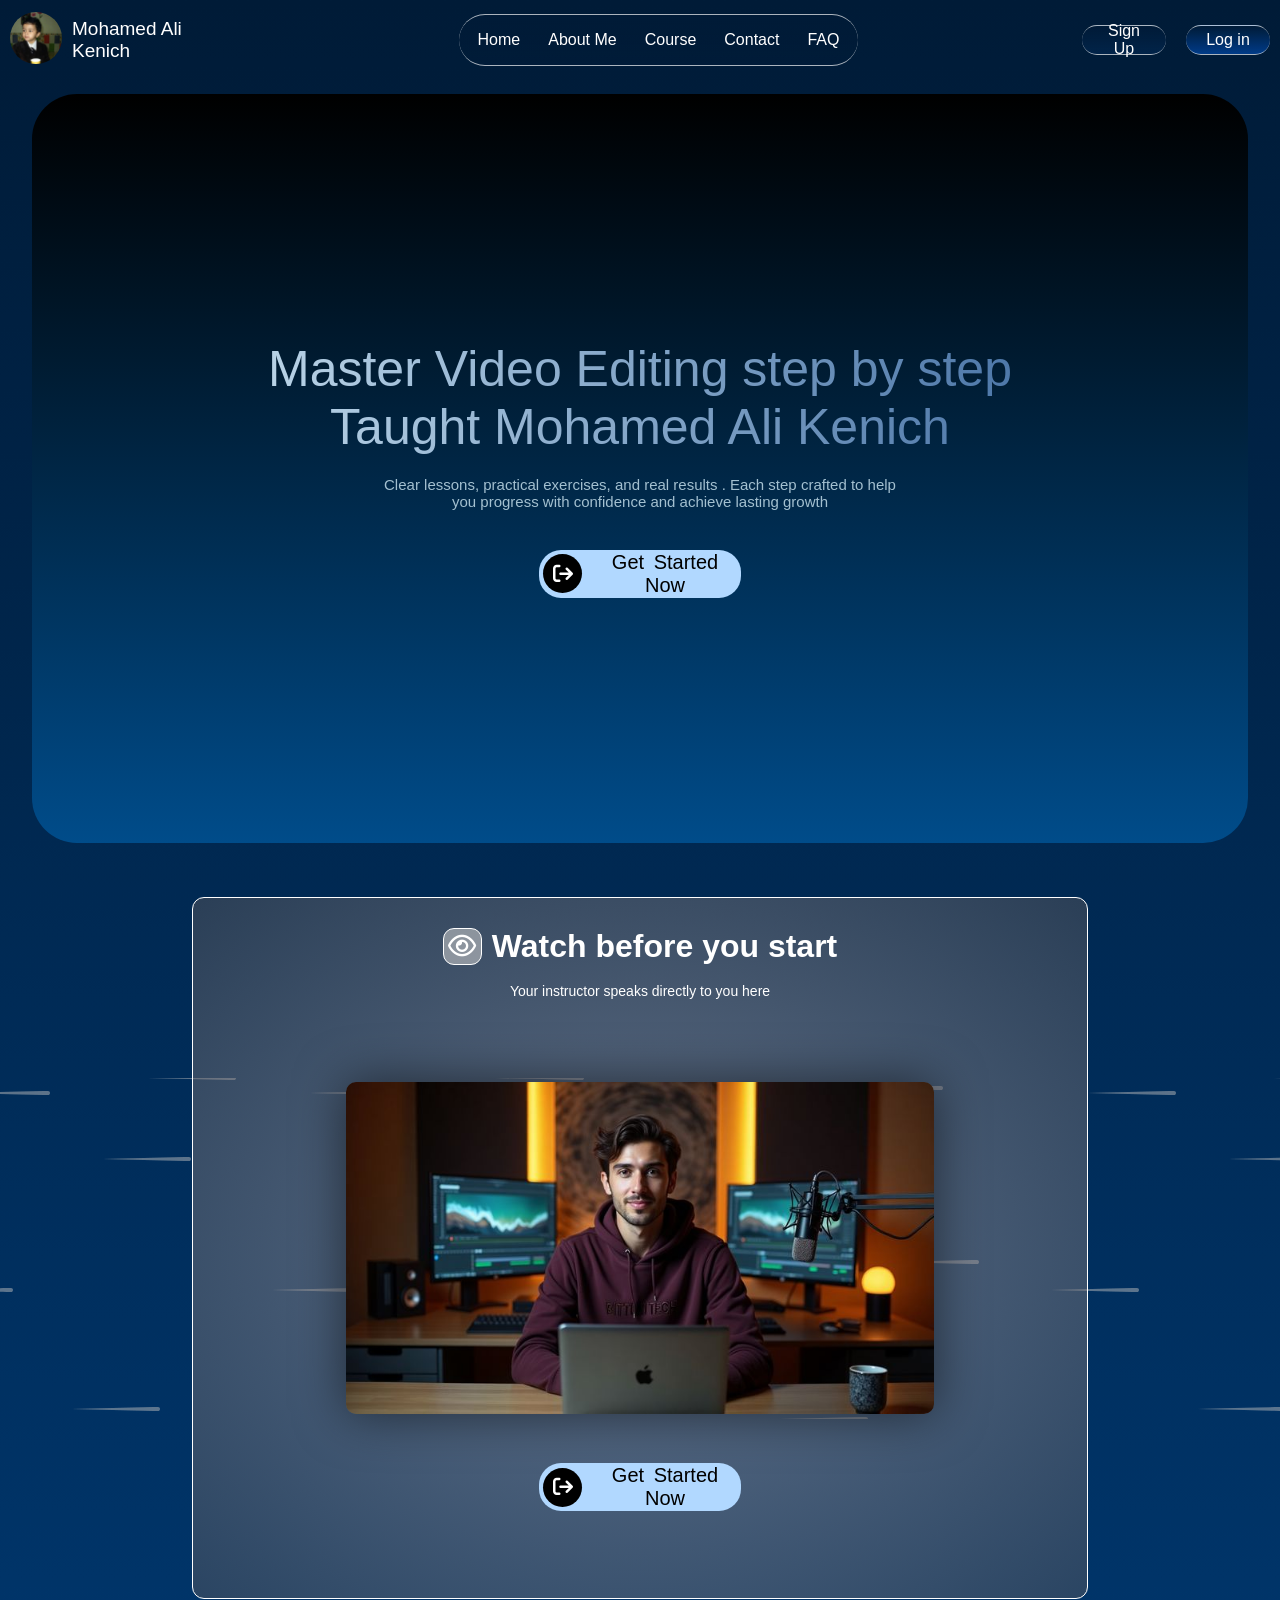
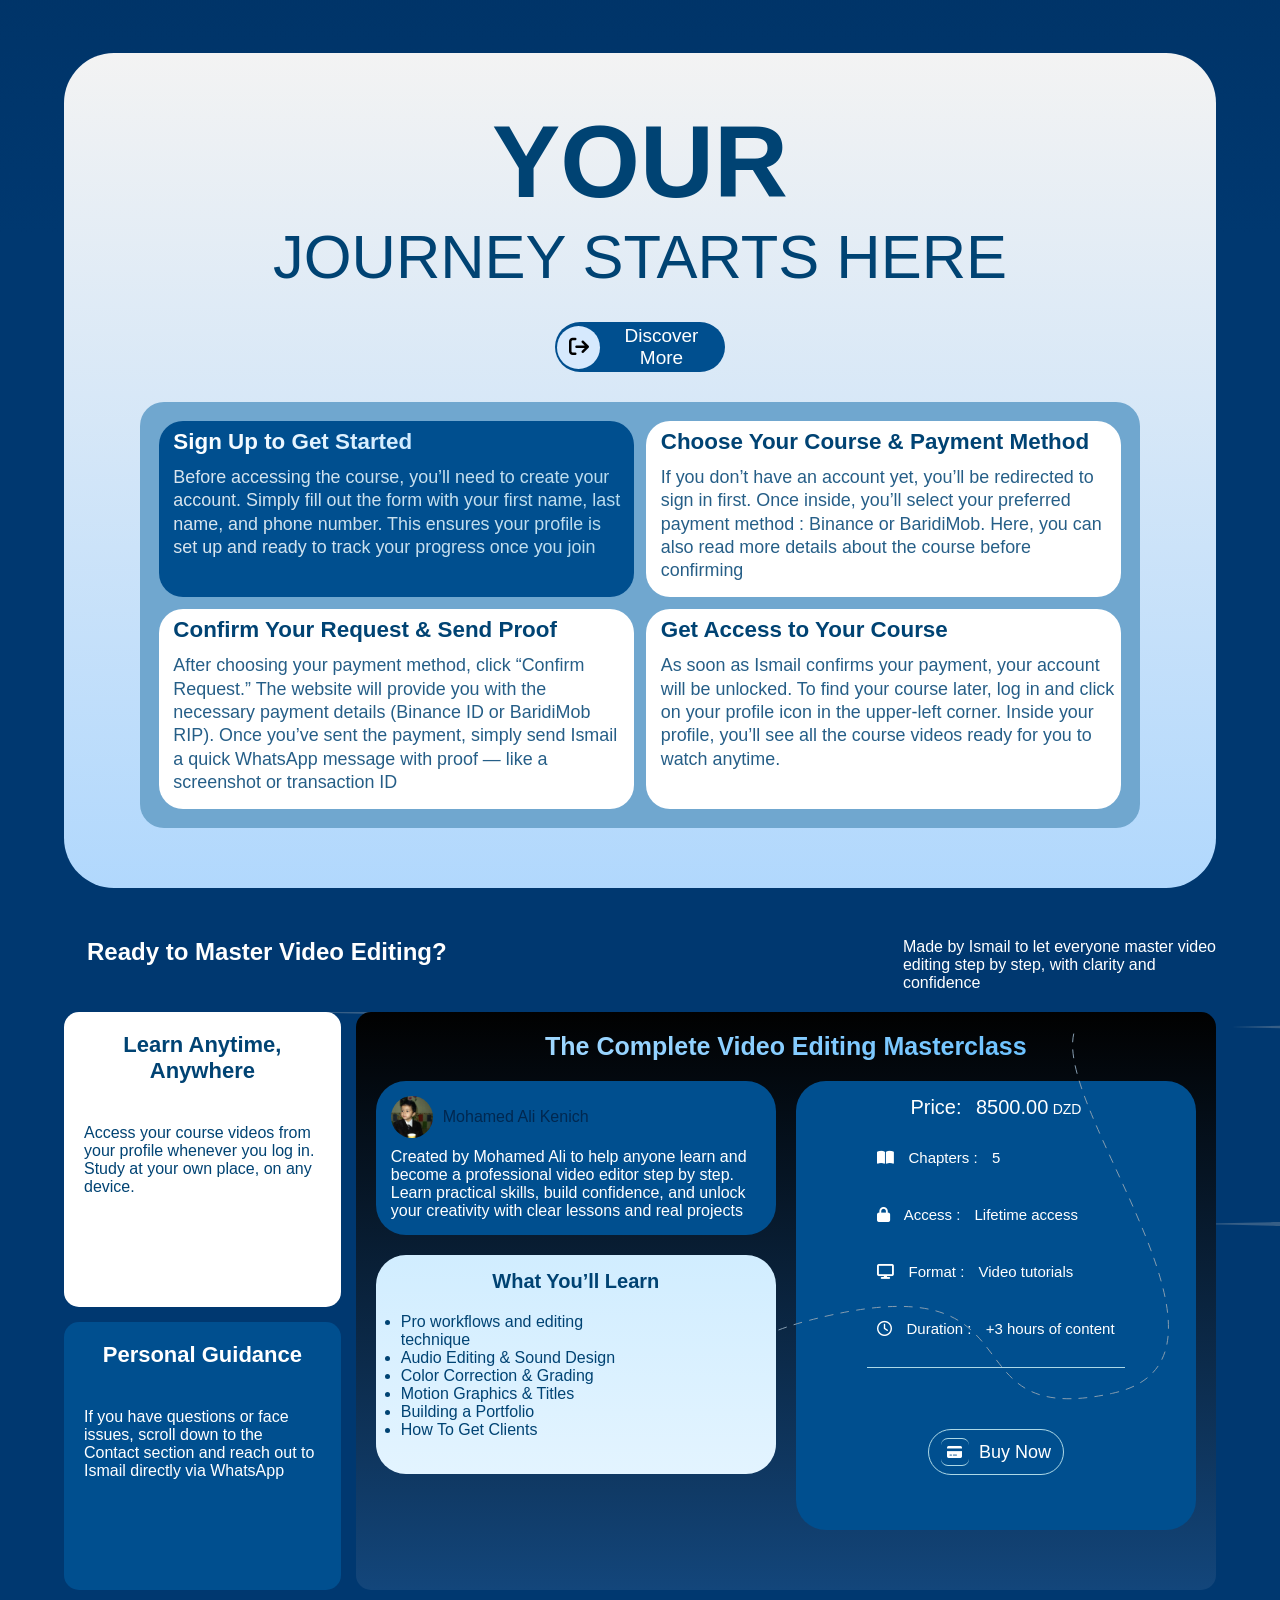
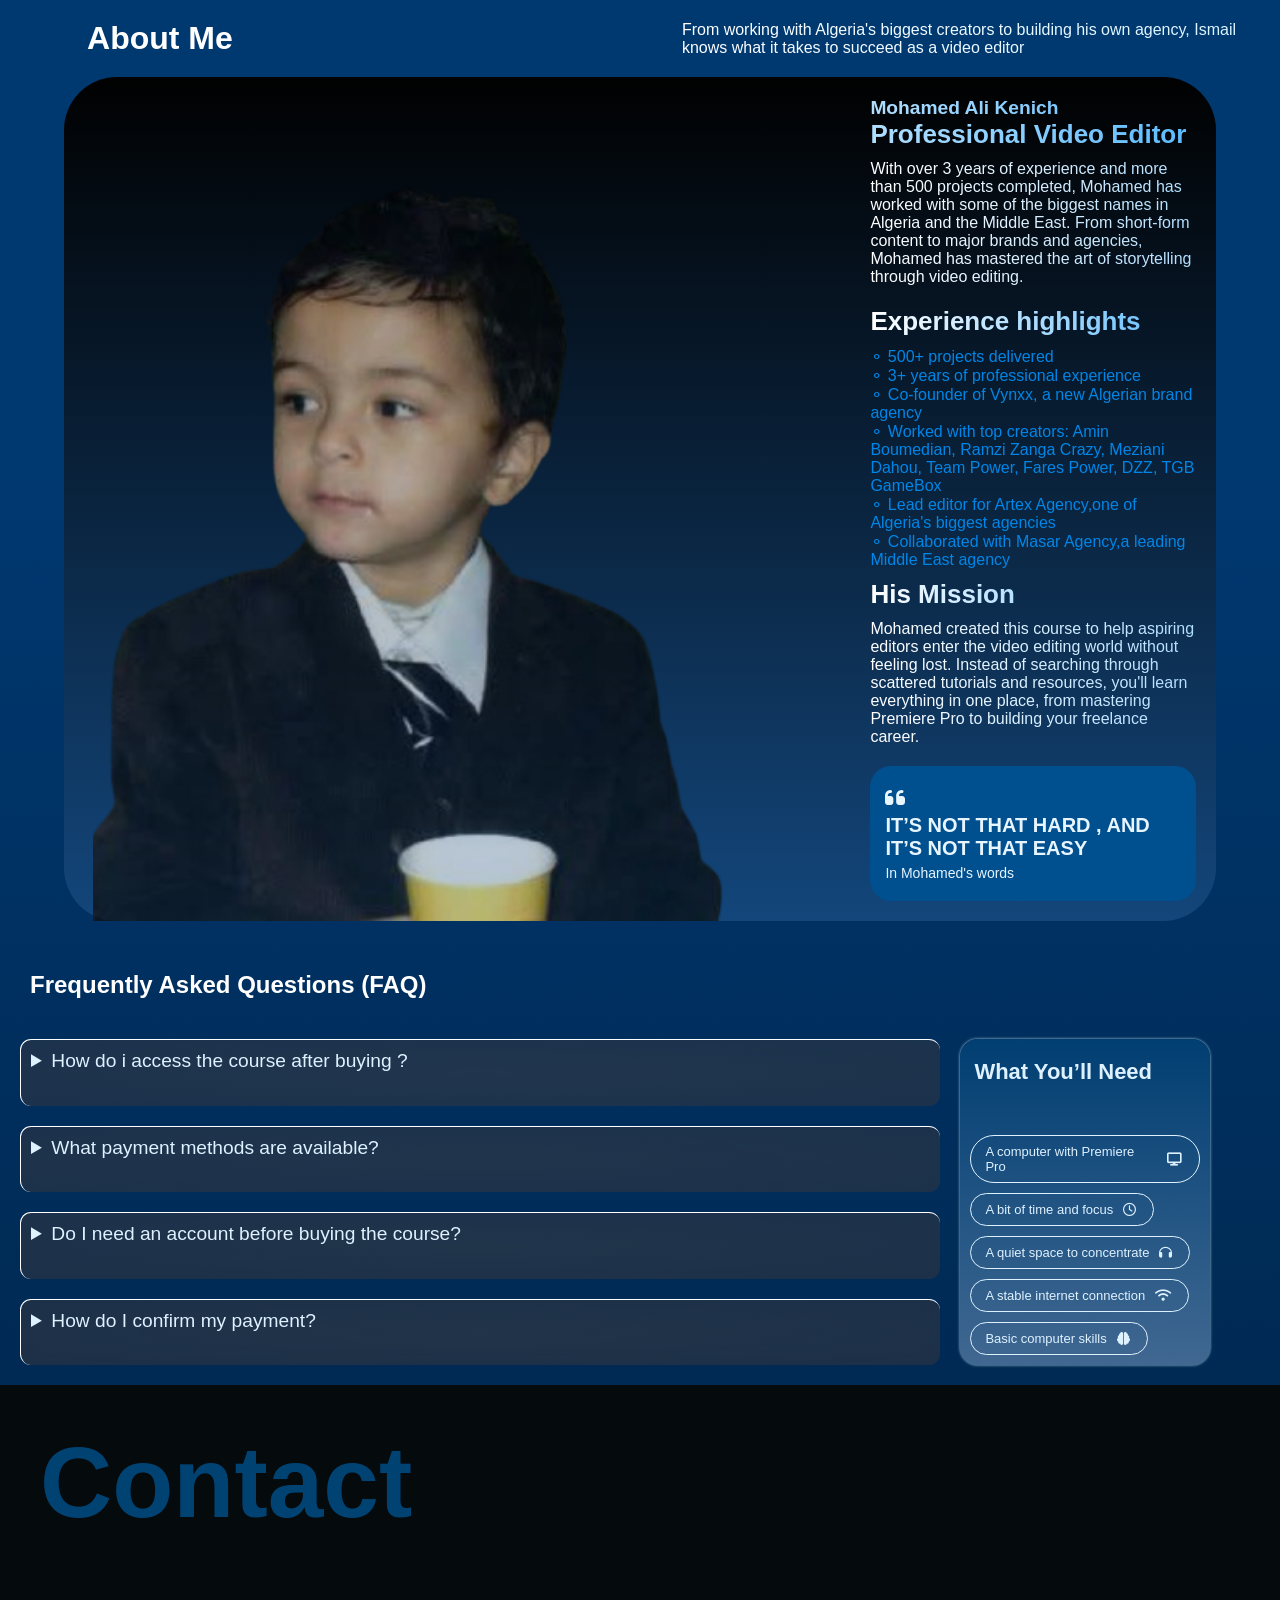
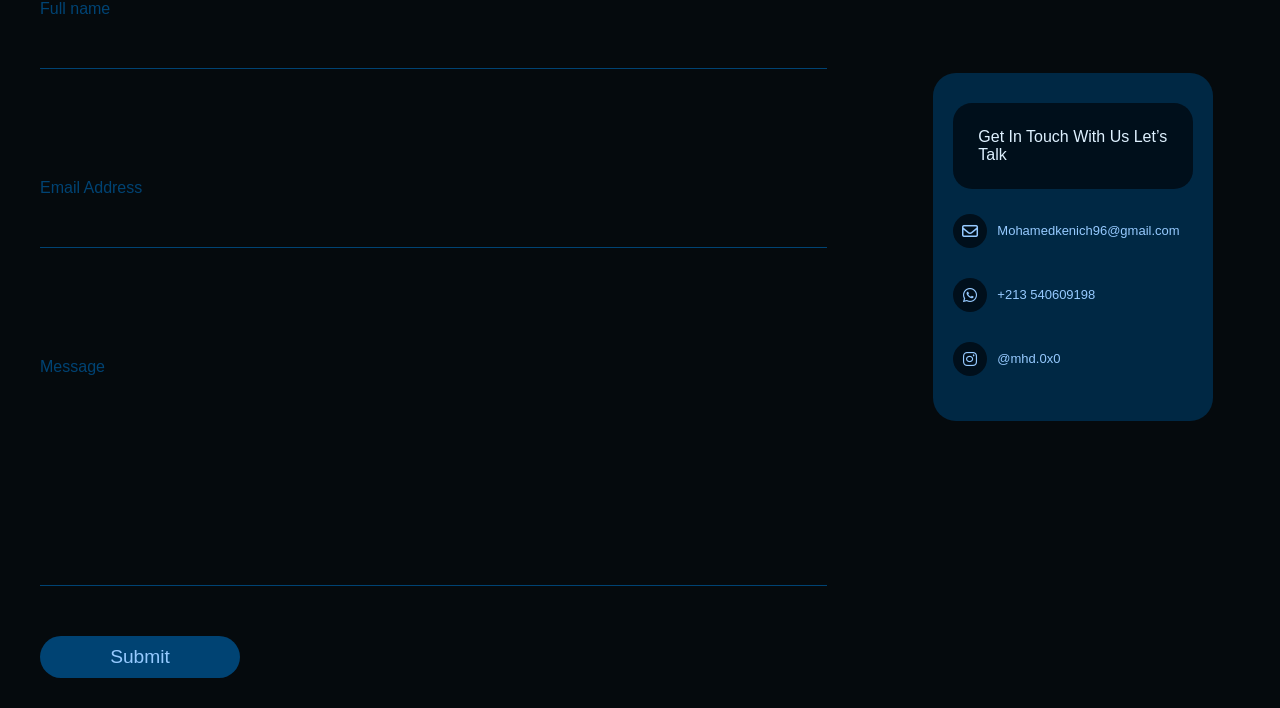
<file: site/index.html>
<!DOCTYPE html>
<html lang="en">
<head>
    <meta charset="UTF-8">
    <meta name="viewport" content="width=device-width, initial-scale=1.0">
    <title>Home</title>
    <link rel="stylesheet" href="style.css">
    <link rel="stylesheet" href="https://cdnjs.cloudflare.com/ajax/libs/font-awesome/6.5.0/css/all.min.css">
</head>
<body>
    <header id="header"> 
        <div class="div1">
            <figure>
                <img src="pix.png" alt="">
            </figure>
            <div><a href="profile/index.html">Mohamed Ali Kenich</a></div>
        </div>
        <div class="div2">
            <ul>
                <li><a href="">Home</a></li>
                <li><a href="#about-me">About Me</a></li>
               <li><a href="#course">Course</a></li>
                <li><a href="#contact">Contact</a></li>
                <li><a href="#faq">FAQ</a></li>
            </ul>
        </div>
        <div class="div3">
            <p class="p1"><a href="sign.up/1.html">Sign Up</a></p>
            <p class="p2"><a href="log.in/index.html">Log in</a></p>
        </div>
    </header>
    <main>
        <article class="article1">
            <div class="hero-div">
                <p class="p11">
                    Master Video Editing step by step <br>Taught Mohamed Ali Kenich
                </p>
                <p class="p22">
                    Clear lessons, practical exercises, and real results . Each step crafted to help <br> you progress with confidence and achieve lasting growth
                </p>
                <button>
                    <span class="span1">
                    <i class="fa-solid fa-arrow-right-from-bracket"></i>
                    </span>
                    <span class="span2"><a href="#course">Get Started Now</a></span>
                </button>
            </div>
        </article>
        <article class="article2">
            <div class="watch">
            <svg xmlns="http://www.w3.org/2000/svg" width="1440" height="341" viewBox="0 0 1440 341" fill="none" class="figma">
            <g clip-path="url(#clip0_112_353)">
             <path opacity="0.29" d="M1217 214C1217.53 214.012 1218.04 213.811 1218.41 213.436C1218.79 213.061 1219 212.542 1219 212C1219 211.458 1218.79 210.939 1218.41 210.564C1218.04 210.189 1217.53 209.988 1217 210C1215.48 210.033 1213.97 210.067 1212.45 210.1C1185.15 210.7 1157.85 211.3 1130.55 211.9C1129.03 211.933 1127.52 211.967 1126 212C1127.52 212.033 1129.03 212.067 1130.55 212.1C1157.85 212.7 1185.15 213.3 1212.45 213.9C1213.97 213.933 1215.48 213.967 1217 214Z" fill="#B9B9B9"/>
             <path opacity="0.29" d="M91 214C91.5304 214.012 92.0391 213.811 92.4142 213.436C92.7893 213.061 93 212.542 93 212C93 211.458 92.7893 210.939 92.4142 210.564C92.0391 210.189 91.5304 209.988 91 210C89.4833 210.033 87.9667 210.067 86.45 210.1C59.15 210.7 31.85 211.3 4.55 211.9C3.03333 211.933 1.51666 211.967 0 212C1.51666 212.033 3.03333 212.067 4.55 212.1C31.85 212.7 59.15 213.3 86.45 213.9C87.9667 213.933 89.4833 213.967 91 214Z" fill="#B9B9B9"/>
             <path opacity="0.29" d="M439 214C439.53 214.012 440.039 213.811 440.414 213.436C440.789 213.061 441 212.542 441 212C441 211.458 440.789 210.939 440.414 210.564C440.039 210.189 439.53 209.988 439 210C437.467 210.033 435.933 210.067 434.4 210.1C406.8 210.7 379.2 211.3 351.6 211.9C350.067 211.933 348.533 211.967 347 212C348.533 212.033 350.067 212.067 351.6 212.1C379.2 212.7 406.8 213.3 434.4 213.9C435.933 213.933 437.467 213.967 439 214Z" fill="#B9B9B9"/>
             <path opacity="0.29" d="M798 224C798.53 224.012 799.039 223.811 799.414 223.436C799.789 223.061 800 222.542 800 222C800 221.458 799.789 220.939 799.414 220.564C799.039 220.189 798.53 219.988 798 220C796.483 220.033 794.967 220.067 793.45 220.1C766.15 220.7 738.85 221.3 711.55 221.9C710.033 221.933 708.517 221.967 707 222C708.517 222.033 710.033 222.067 711.55 222.1C738.85 222.7 766.15 223.3 793.45 223.9C794.967 223.933 796.483 223.967 798 224Z" fill="#B9B9B9"/>
             <path opacity="0.29" d="M1057 186C1057.53 186.012 1058.04 185.811 1058.41 185.436C1058.79 185.061 1059 184.542 1059 184C1059 183.458 1058.79 182.939 1058.41 182.564C1058.04 182.189 1057.53 181.988 1057 182C1055.48 182.033 1053.97 182.067 1052.45 182.1C1025.15 182.7 997.85 183.3 970.55 183.9C969.033 183.933 967.517 183.967 966 184C967.517 184.033 969.033 184.067 970.55 184.1C997.85 184.7 1025.15 185.3 1052.45 185.9C1053.97 185.933 1055.48 185.967 1057 186Z" fill="#B9B9B9"/>
             <path opacity="0.29" d="M1395 83C1395.53 83.0118 1396.04 82.8115 1396.41 82.4362C1396.79 82.0613 1397 81.5423 1397 81C1397 80.4577 1396.79 79.9387 1396.41 79.5638C1396.04 79.1885 1395.53 78.9882 1395 79C1393.48 79.0333 1391.97 79.0667 1390.45 79.1C1363.15 79.7 1335.85 80.3 1308.55 80.9C1307.03 80.9333 1305.52 80.9667 1304 81C1305.52 81.0333 1307.03 81.0667 1308.55 81.1C1335.85 81.7 1363.15 82.3 1390.45 82.9C1391.97 82.9333 1393.48 82.9667 1395 83Z" fill="#B9B9B9"/>
             <path opacity="0.29" d="M269 83C269.53 83.0118 270.039 82.8115 270.414 82.4362C270.789 82.0613 271 81.5423 271 81C271 80.4577 270.789 79.9387 270.414 79.5638C270.039 79.1885 269.53 78.9882 269 79C267.483 79.0333 265.967 79.0667 264.45 79.1C237.15 79.7 209.85 80.3 182.55 80.9C181.033 80.9333 179.517 80.9667 178 81C179.517 81.0333 181.033 81.0667 182.55 81.1C209.85 81.7 237.15 82.3 264.45 82.9C265.967 82.9333 267.483 82.9667 269 83Z" fill="#B9B9B9"/>
             <path opacity="0.29" d="M616 83C616.53 83.0118 617.039 82.8115 617.414 82.4362C617.789 82.0613 618 81.5423 618 81C618 80.4577 617.789 79.9387 617.414 79.5638C617.039 79.1885 616.53 78.9882 616 79C614.483 79.0333 612.967 79.0667 611.45 79.1C584.15 79.7 556.85 80.3 529.55 80.9C528.033 80.9333 526.517 80.9667 525 81C526.517 81.0333 528.033 81.0667 529.55 81.1C556.85 81.7 584.15 82.3 611.45 82.9C612.967 82.9333 614.483 82.9667 616 83Z" fill="#B9B9B9"/>
             <path opacity="0.29" d="M977 93C977.53 93.0118 978.039 92.8115 978.414 92.4362C978.789 92.0613 979 91.5423 979 91C979 90.4577 978.789 89.9387 978.414 89.5638C978.039 89.1885 977.53 88.9882 977 89C975.483 89.0333 973.967 89.0667 972.45 89.1C945.15 89.7 917.85 90.3 890.55 90.9C889.033 90.9333 887.517 90.9667 886 91C887.517 91.0333 889.033 91.0667 890.55 91.1C917.85 91.7 945.15 92.3 972.45 92.9C973.967 92.9333 975.483 92.9667 977 93Z" fill="#B9B9B9"/>
             <path opacity="0.29" d="M1254 17C1254.53 17.0118 1255.04 16.8115 1255.41 16.4362C1255.79 16.0613 1256 15.5423 1256 15C1256 14.4577 1255.79 13.9387 1255.41 13.5638C1255.04 13.1885 1254.53 12.9882 1254 13C1252.48 13.0333 1250.97 13.0667 1249.45 13.1C1222.15 13.7 1194.85 14.3 1167.55 14.9C1166.03 14.9333 1164.52 14.9667 1163 15C1164.52 15.0333 1166.03 15.0667 1167.55 15.1C1194.85 15.7 1222.15 16.3 1249.45 16.9C1250.97 16.9333 1252.48 16.9667 1254 17Z" fill="#B9B9B9"/>
             <path opacity="0.29" d="M128 17C128.53 17.012 129.039 16.8117 129.414 16.4364C129.789 16.0616 130 15.5424 130 15C130 14.4576 129.789 13.9384 129.414 13.5636C129.039 13.1883 128.53 12.988 128 13C126.5 13.0333 125 13.0667 123.5 13.1C96.5 13.7 69.5 14.3 42.5 14.9C41 14.9333 39.5 14.9667 38 15C39.5 15.0333 41 15.0667 42.5 15.1C69.5 15.7 96.5 16.3 123.5 16.9C125 16.9333 126.5 16.9667 128 17Z" fill="#B9B9B9"/>
             <path opacity="0.29" d="M476 17C476.53 17.0118 477.039 16.8115 477.414 16.4362C477.789 16.0613 478 15.5423 478 15C478 14.4577 477.789 13.9387 477.414 13.5638C477.039 13.1885 476.53 12.9882 476 13C474.483 13.0333 472.967 13.0667 471.45 13.1C444.15 13.7 416.85 14.3 389.55 14.9C388.033 14.9333 386.517 14.9667 385 15C386.517 15.0333 388.033 15.0667 389.55 15.1C416.85 15.7 444.15 16.3 471.45 16.9C472.967 16.9333 474.483 16.9667 476 17Z" fill="#B9B9B9"/>
             <path opacity="0.29" d="M836 27C836.53 27.0118 837.039 26.8115 837.414 26.4362C837.789 26.0613 838 25.5423 838 25C838 24.4577 837.789 23.9387 837.414 23.5638C837.039 23.1885 836.53 22.9882 836 23C834.483 23.0333 832.967 23.0667 831.45 23.1C804.15 23.7 776.85 24.3 749.55 24.9C748.033 24.9333 746.517 24.9667 745 25C746.517 25.0333 748.033 25.0667 749.55 25.1C776.85 25.7 804.15 26.3 831.45 26.9C832.967 26.9333 834.483 26.9667 836 27Z" fill="#B9B9B9"/>
             <path opacity="0.29" d="M1364 333C1364.53 333.012 1365.04 332.811 1365.41 332.436C1365.79 332.061 1366 331.542 1366 331C1366 330.458 1365.79 329.939 1365.41 329.564C1365.04 329.189 1364.53 328.988 1364 329C1362.48 329.033 1360.97 329.067 1359.45 329.1C1332.15 329.7 1304.85 330.3 1277.55 330.9C1276.03 330.933 1274.52 330.967 1273 331C1274.52 331.033 1276.03 331.067 1277.55 331.1C1304.85 331.7 1332.15 332.3 1359.45 332.9C1360.97 332.933 1362.48 332.967 1364 333Z" fill="#B9B9B9"/><path opacity="0.29" d="M238 333C238.53 333.012 239.039 332.811 239.414 332.436C239.789 332.061 240 331.542 240 331C240 330.458 239.789 329.939 239.414 329.564C239.039 329.189 238.53 328.988 238 329C236.483 329.033 234.967 329.067 233.45 329.1C206.15 329.7 178.85 330.3 151.55 330.9C150.033 330.933 148.517 330.967 147 331C148.517 331.033 150.033 331.067 151.55 331.1C178.85 331.7 206.15 332.3 233.45 332.9C234.967 332.933 236.483 332.967 238 333Z" fill="#B9B9B9"/>
             <path opacity="0.29" d="M586 333C586.53 333.012 587.039 332.811 587.414 332.436C587.789 332.061 588 331.542 588 331C588 330.458 587.789 329.939 587.414 329.564C587.039 329.189 586.53 328.988 586 329C584.483 329.033 582.967 329.067 581.45 329.1C554.15 329.7 526.85 330.3 499.55 330.9C498.033 330.933 496.517 330.967 495 331C496.517 331.033 498.033 331.067 499.55 331.1C526.85 331.7 554.15 332.3 581.45 332.9C582.967 332.933 584.483 332.967 586 333Z" fill="#B9B9B9"/>
             <path opacity="0.29" d="M946 343C946.53 343.012 947.039 342.811 947.414 342.436C947.789 342.061 948 341.542 948 341C948 340.458 947.789 339.939 947.414 339.564C947.039 339.189 946.53 338.988 946 339C944.483 339.033 942.967 339.067 941.45 339.1C914.15 339.7 886.85 340.3 859.55 340.9C858.033 340.933 856.517 340.967 855 341C856.517 341.033 858.033 341.067 859.55 341.1C886.85 341.7 914.15 342.3 941.45 342.9C942.967 342.933 944.483 342.967 946 343Z" fill="#B9B9B9"/>
             <path opacity="0.29" d="M1440 2C1440.53 2.01182 1441.04 1.81146 1441.41 1.43619C1441.79 1.06132 1442 0.542253 1442 0C1442 -0.542253 1441.79 -1.06132 1441.41 -1.43619C1441.04 -1.81146 1440.53 -2.01182 1440 -2C1438.48 -1.96667 1436.97 -1.93333 1435.45 -1.9C1408.15 -1.3 1380.85 -0.7 1353.55 -0.1C1352.03 -0.0666667 1350.52 -0.0333333 1349 0C1350.52 0.0333333 1352.03 0.0666667 1353.55 0.1C1380.85 0.7 1408.15 1.3 1435.45 1.9C1436.97 1.93333 1438.48 1.96667 1440 2Z" fill="#B9B9B9"/>
             <path opacity="0.29" d="M314 2C314.53 2.01182 315.039 1.81146 315.414 1.43619C315.789 1.06132 316 0.542253 316 0C316 -0.542253 315.789 -1.06132 315.414 -1.43619C315.039 -1.81146 314.53 -2.01182 314 -2C312.483 -1.96667 310.967 -1.93333 309.45 -1.9C282.15 -1.3 254.85 -0.7 227.55 -0.1C226.033 -0.0666667 224.517 -0.0333333 223 0C224.517 0.0333333 226.033 0.0666667 227.55 0.1C254.85 0.7 282.15 1.3 309.45 1.9C310.967 1.93333 312.483 1.96667 314 2Z" fill="#B9B9B9"/>
             <path opacity="0.29" d="M662 2C662.53 2.01182 663.039 1.81146 663.414 1.43619C663.789 1.06132 664 0.542253 664 0C664 -0.542253 663.789 -1.06132 663.414 -1.43619C663.039 -1.81146 662.53 -2.01182 662 -2C660.483 -1.96667 658.967 -1.93333 657.45 -1.9C630.15 -1.3 602.85 -0.7 575.55 -0.1C574.033 -0.0666667 572.517 -0.0333333 571 0C572.517 0.0333333 574.033 0.0666667 575.55 0.1C602.85 0.7 630.15 1.3 657.45 1.9C658.967 1.93333 660.483 1.96667 662 2Z" fill="#B9B9B9"/>
             <path opacity="0.29" d="M1021 12C1021.53 12.0118 1022.04 11.8115 1022.41 11.4362C1022.79 11.0613 1023 10.5423 1023 10C1023 9.45775 1022.79 8.93868 1022.41 8.56381C1022.04 8.18854 1021.53 7.98818 1021 8C1019.48 8.03333 1017.97 8.06667 1016.45 8.1C989.15 8.7 961.85 9.3 934.55 9.9C933.033 9.93333 931.517 9.96667 930 10C931.517 10.0333 933.033 10.0667 934.55 10.1C961.85 10.7 989.15 11.3 1016.45 11.9C1017.97 11.9333 1019.48 11.9667 1021 12Z" fill="#B9B9B9"/>
             </g>
             <defs>
             <clipPath id="clip0_112_353">
             <rect width="1440" height="341" fill="white"/>
             </clipPath>
            </defs>
            </svg>
            <svg xmlns="http://www.w3.org/2000/svg" width="1440" height="341" viewBox="0 0 1440 341" fill="none" class="figma">
            <g clip-path="url(#clip0_112_353)">
             <path opacity="0.29" d="M1217 214C1217.53 214.012 1218.04 213.811 1218.41 213.436C1218.79 213.061 1219 212.542 1219 212C1219 211.458 1218.79 210.939 1218.41 210.564C1218.04 210.189 1217.53 209.988 1217 210C1215.48 210.033 1213.97 210.067 1212.45 210.1C1185.15 210.7 1157.85 211.3 1130.55 211.9C1129.03 211.933 1127.52 211.967 1126 212C1127.52 212.033 1129.03 212.067 1130.55 212.1C1157.85 212.7 1185.15 213.3 1212.45 213.9C1213.97 213.933 1215.48 213.967 1217 214Z" fill="#B9B9B9"/>
             <path opacity="0.29" d="M91 214C91.5304 214.012 92.0391 213.811 92.4142 213.436C92.7893 213.061 93 212.542 93 212C93 211.458 92.7893 210.939 92.4142 210.564C92.0391 210.189 91.5304 209.988 91 210C89.4833 210.033 87.9667 210.067 86.45 210.1C59.15 210.7 31.85 211.3 4.55 211.9C3.03333 211.933 1.51666 211.967 0 212C1.51666 212.033 3.03333 212.067 4.55 212.1C31.85 212.7 59.15 213.3 86.45 213.9C87.9667 213.933 89.4833 213.967 91 214Z" fill="#B9B9B9"/>
             <path opacity="0.29" d="M439 214C439.53 214.012 440.039 213.811 440.414 213.436C440.789 213.061 441 212.542 441 212C441 211.458 440.789 210.939 440.414 210.564C440.039 210.189 439.53 209.988 439 210C437.467 210.033 435.933 210.067 434.4 210.1C406.8 210.7 379.2 211.3 351.6 211.9C350.067 211.933 348.533 211.967 347 212C348.533 212.033 350.067 212.067 351.6 212.1C379.2 212.7 406.8 213.3 434.4 213.9C435.933 213.933 437.467 213.967 439 214Z" fill="#B9B9B9"/>
             <path opacity="0.29" d="M798 224C798.53 224.012 799.039 223.811 799.414 223.436C799.789 223.061 800 222.542 800 222C800 221.458 799.789 220.939 799.414 220.564C799.039 220.189 798.53 219.988 798 220C796.483 220.033 794.967 220.067 793.45 220.1C766.15 220.7 738.85 221.3 711.55 221.9C710.033 221.933 708.517 221.967 707 222C708.517 222.033 710.033 222.067 711.55 222.1C738.85 222.7 766.15 223.3 793.45 223.9C794.967 223.933 796.483 223.967 798 224Z" fill="#B9B9B9"/>
             <path opacity="0.29" d="M1057 186C1057.53 186.012 1058.04 185.811 1058.41 185.436C1058.79 185.061 1059 184.542 1059 184C1059 183.458 1058.79 182.939 1058.41 182.564C1058.04 182.189 1057.53 181.988 1057 182C1055.48 182.033 1053.97 182.067 1052.45 182.1C1025.15 182.7 997.85 183.3 970.55 183.9C969.033 183.933 967.517 183.967 966 184C967.517 184.033 969.033 184.067 970.55 184.1C997.85 184.7 1025.15 185.3 1052.45 185.9C1053.97 185.933 1055.48 185.967 1057 186Z" fill="#B9B9B9"/>
             <path opacity="0.29" d="M1395 83C1395.53 83.0118 1396.04 82.8115 1396.41 82.4362C1396.79 82.0613 1397 81.5423 1397 81C1397 80.4577 1396.79 79.9387 1396.41 79.5638C1396.04 79.1885 1395.53 78.9882 1395 79C1393.48 79.0333 1391.97 79.0667 1390.45 79.1C1363.15 79.7 1335.85 80.3 1308.55 80.9C1307.03 80.9333 1305.52 80.9667 1304 81C1305.52 81.0333 1307.03 81.0667 1308.55 81.1C1335.85 81.7 1363.15 82.3 1390.45 82.9C1391.97 82.9333 1393.48 82.9667 1395 83Z" fill="#B9B9B9"/>
             <path opacity="0.29" d="M269 83C269.53 83.0118 270.039 82.8115 270.414 82.4362C270.789 82.0613 271 81.5423 271 81C271 80.4577 270.789 79.9387 270.414 79.5638C270.039 79.1885 269.53 78.9882 269 79C267.483 79.0333 265.967 79.0667 264.45 79.1C237.15 79.7 209.85 80.3 182.55 80.9C181.033 80.9333 179.517 80.9667 178 81C179.517 81.0333 181.033 81.0667 182.55 81.1C209.85 81.7 237.15 82.3 264.45 82.9C265.967 82.9333 267.483 82.9667 269 83Z" fill="#B9B9B9"/>
             <path opacity="0.29" d="M616 83C616.53 83.0118 617.039 82.8115 617.414 82.4362C617.789 82.0613 618 81.5423 618 81C618 80.4577 617.789 79.9387 617.414 79.5638C617.039 79.1885 616.53 78.9882 616 79C614.483 79.0333 612.967 79.0667 611.45 79.1C584.15 79.7 556.85 80.3 529.55 80.9C528.033 80.9333 526.517 80.9667 525 81C526.517 81.0333 528.033 81.0667 529.55 81.1C556.85 81.7 584.15 82.3 611.45 82.9C612.967 82.9333 614.483 82.9667 616 83Z" fill="#B9B9B9"/>
             <path opacity="0.29" d="M977 93C977.53 93.0118 978.039 92.8115 978.414 92.4362C978.789 92.0613 979 91.5423 979 91C979 90.4577 978.789 89.9387 978.414 89.5638C978.039 89.1885 977.53 88.9882 977 89C975.483 89.0333 973.967 89.0667 972.45 89.1C945.15 89.7 917.85 90.3 890.55 90.9C889.033 90.9333 887.517 90.9667 886 91C887.517 91.0333 889.033 91.0667 890.55 91.1C917.85 91.7 945.15 92.3 972.45 92.9C973.967 92.9333 975.483 92.9667 977 93Z" fill="#B9B9B9"/>
             <path opacity="0.29" d="M1254 17C1254.53 17.0118 1255.04 16.8115 1255.41 16.4362C1255.79 16.0613 1256 15.5423 1256 15C1256 14.4577 1255.79 13.9387 1255.41 13.5638C1255.04 13.1885 1254.53 12.9882 1254 13C1252.48 13.0333 1250.97 13.0667 1249.45 13.1C1222.15 13.7 1194.85 14.3 1167.55 14.9C1166.03 14.9333 1164.52 14.9667 1163 15C1164.52 15.0333 1166.03 15.0667 1167.55 15.1C1194.85 15.7 1222.15 16.3 1249.45 16.9C1250.97 16.9333 1252.48 16.9667 1254 17Z" fill="#B9B9B9"/>
             <path opacity="0.29" d="M128 17C128.53 17.012 129.039 16.8117 129.414 16.4364C129.789 16.0616 130 15.5424 130 15C130 14.4576 129.789 13.9384 129.414 13.5636C129.039 13.1883 128.53 12.988 128 13C126.5 13.0333 125 13.0667 123.5 13.1C96.5 13.7 69.5 14.3 42.5 14.9C41 14.9333 39.5 14.9667 38 15C39.5 15.0333 41 15.0667 42.5 15.1C69.5 15.7 96.5 16.3 123.5 16.9C125 16.9333 126.5 16.9667 128 17Z" fill="#B9B9B9"/>
             <path opacity="0.29" d="M476 17C476.53 17.0118 477.039 16.8115 477.414 16.4362C477.789 16.0613 478 15.5423 478 15C478 14.4577 477.789 13.9387 477.414 13.5638C477.039 13.1885 476.53 12.9882 476 13C474.483 13.0333 472.967 13.0667 471.45 13.1C444.15 13.7 416.85 14.3 389.55 14.9C388.033 14.9333 386.517 14.9667 385 15C386.517 15.0333 388.033 15.0667 389.55 15.1C416.85 15.7 444.15 16.3 471.45 16.9C472.967 16.9333 474.483 16.9667 476 17Z" fill="#B9B9B9"/>
             <path opacity="0.29" d="M836 27C836.53 27.0118 837.039 26.8115 837.414 26.4362C837.789 26.0613 838 25.5423 838 25C838 24.4577 837.789 23.9387 837.414 23.5638C837.039 23.1885 836.53 22.9882 836 23C834.483 23.0333 832.967 23.0667 831.45 23.1C804.15 23.7 776.85 24.3 749.55 24.9C748.033 24.9333 746.517 24.9667 745 25C746.517 25.0333 748.033 25.0667 749.55 25.1C776.85 25.7 804.15 26.3 831.45 26.9C832.967 26.9333 834.483 26.9667 836 27Z" fill="#B9B9B9"/>
             <path opacity="0.29" d="M1364 333C1364.53 333.012 1365.04 332.811 1365.41 332.436C1365.79 332.061 1366 331.542 1366 331C1366 330.458 1365.79 329.939 1365.41 329.564C1365.04 329.189 1364.53 328.988 1364 329C1362.48 329.033 1360.97 329.067 1359.45 329.1C1332.15 329.7 1304.85 330.3 1277.55 330.9C1276.03 330.933 1274.52 330.967 1273 331C1274.52 331.033 1276.03 331.067 1277.55 331.1C1304.85 331.7 1332.15 332.3 1359.45 332.9C1360.97 332.933 1362.48 332.967 1364 333Z" fill="#B9B9B9"/><path opacity="0.29" d="M238 333C238.53 333.012 239.039 332.811 239.414 332.436C239.789 332.061 240 331.542 240 331C240 330.458 239.789 329.939 239.414 329.564C239.039 329.189 238.53 328.988 238 329C236.483 329.033 234.967 329.067 233.45 329.1C206.15 329.7 178.85 330.3 151.55 330.9C150.033 330.933 148.517 330.967 147 331C148.517 331.033 150.033 331.067 151.55 331.1C178.85 331.7 206.15 332.3 233.45 332.9C234.967 332.933 236.483 332.967 238 333Z" fill="#B9B9B9"/>
             <path opacity="0.29" d="M586 333C586.53 333.012 587.039 332.811 587.414 332.436C587.789 332.061 588 331.542 588 331C588 330.458 587.789 329.939 587.414 329.564C587.039 329.189 586.53 328.988 586 329C584.483 329.033 582.967 329.067 581.45 329.1C554.15 329.7 526.85 330.3 499.55 330.9C498.033 330.933 496.517 330.967 495 331C496.517 331.033 498.033 331.067 499.55 331.1C526.85 331.7 554.15 332.3 581.45 332.9C582.967 332.933 584.483 332.967 586 333Z" fill="#B9B9B9"/>
             <path opacity="0.29" d="M946 343C946.53 343.012 947.039 342.811 947.414 342.436C947.789 342.061 948 341.542 948 341C948 340.458 947.789 339.939 947.414 339.564C947.039 339.189 946.53 338.988 946 339C944.483 339.033 942.967 339.067 941.45 339.1C914.15 339.7 886.85 340.3 859.55 340.9C858.033 340.933 856.517 340.967 855 341C856.517 341.033 858.033 341.067 859.55 341.1C886.85 341.7 914.15 342.3 941.45 342.9C942.967 342.933 944.483 342.967 946 343Z" fill="#B9B9B9"/>
             <path opacity="0.29" d="M1440 2C1440.53 2.01182 1441.04 1.81146 1441.41 1.43619C1441.79 1.06132 1442 0.542253 1442 0C1442 -0.542253 1441.79 -1.06132 1441.41 -1.43619C1441.04 -1.81146 1440.53 -2.01182 1440 -2C1438.48 -1.96667 1436.97 -1.93333 1435.45 -1.9C1408.15 -1.3 1380.85 -0.7 1353.55 -0.1C1352.03 -0.0666667 1350.52 -0.0333333 1349 0C1350.52 0.0333333 1352.03 0.0666667 1353.55 0.1C1380.85 0.7 1408.15 1.3 1435.45 1.9C1436.97 1.93333 1438.48 1.96667 1440 2Z" fill="#B9B9B9"/>
             <path opacity="0.29" d="M314 2C314.53 2.01182 315.039 1.81146 315.414 1.43619C315.789 1.06132 316 0.542253 316 0C316 -0.542253 315.789 -1.06132 315.414 -1.43619C315.039 -1.81146 314.53 -2.01182 314 -2C312.483 -1.96667 310.967 -1.93333 309.45 -1.9C282.15 -1.3 254.85 -0.7 227.55 -0.1C226.033 -0.0666667 224.517 -0.0333333 223 0C224.517 0.0333333 226.033 0.0666667 227.55 0.1C254.85 0.7 282.15 1.3 309.45 1.9C310.967 1.93333 312.483 1.96667 314 2Z" fill="#B9B9B9"/>
             <path opacity="0.29" d="M662 2C662.53 2.01182 663.039 1.81146 663.414 1.43619C663.789 1.06132 664 0.542253 664 0C664 -0.542253 663.789 -1.06132 663.414 -1.43619C663.039 -1.81146 662.53 -2.01182 662 -2C660.483 -1.96667 658.967 -1.93333 657.45 -1.9C630.15 -1.3 602.85 -0.7 575.55 -0.1C574.033 -0.0666667 572.517 -0.0333333 571 0C572.517 0.0333333 574.033 0.0666667 575.55 0.1C602.85 0.7 630.15 1.3 657.45 1.9C658.967 1.93333 660.483 1.96667 662 2Z" fill="#B9B9B9"/>
             <path opacity="0.29" d="M1021 12C1021.53 12.0118 1022.04 11.8115 1022.41 11.4362C1022.79 11.0613 1023 10.5423 1023 10C1023 9.45775 1022.79 8.93868 1022.41 8.56381C1022.04 8.18854 1021.53 7.98818 1021 8C1019.48 8.03333 1017.97 8.06667 1016.45 8.1C989.15 8.7 961.85 9.3 934.55 9.9C933.033 9.93333 931.517 9.96667 930 10C931.517 10.0333 933.033 10.0667 934.55 10.1C961.85 10.7 989.15 11.3 1016.45 11.9C1017.97 11.9333 1019.48 11.9667 1021 12Z" fill="#B9B9B9"/>
             </g>
             <defs>
             <clipPath id="clip0_112_353">
             <rect width="1440" height="341" fill="white"/>
             </clipPath>
            </defs>
            </svg>
            <h2>
                    <i class="fa-regular fa-eye"></i>
                    Watch  before  you  start 
            </h2> 
            <p class="p1">
                    Your instructor speaks directly to you here
            </p>
                <div class="image">
                    <img src="explain.jpeg" alt="">
                </div>
                <button>
                    <span class="span1">
                    <i class="fa-solid fa-arrow-right-from-bracket"></i>
                    </span>
                    <span class="span2"><a href="#course">Get Started Now</a></span>
                </button>
            </div>
      </article>
      <article class="article3">
          <div class="jrn">
            <div class="text1">
                <h1>YOUR
                <p>JOURNEY STARTS HERE</p></h1>
            </div>
            <button class="btn-discover">
                    <i class="fa-solid fa-arrow-right-from-bracket"></i>
                    <a href="">Discover More</a>
            </button>
            <div class="fourpar">
                <div class="par1">
                    <h1 class="tit">Sign Up to Get Started</h1>
                    <p class="parg">Before accessing the course, you’ll need to create your account. Simply fill out the form with your first name, last name, and phone number. This ensures your profile is set up and ready to track your progress once you join</p>
                    <i class="fa-solid fa-turn-up"></i>
                </div>
                <div class="par2">
                    <h1 class="tit">Choose Your Course & Payment Method</h1>
                    <p class="parg">If you don’t have an account yet, you’ll be redirected to sign in first.
                    Once inside, you’ll select your preferred payment method : Binance or BaridiMob. Here, you can also read more details about the course before confirming</p>
                    <i class="fa-solid fa-turn-up"></i>  
                </div>
                <div class="par3">
                    <h1 class="tit">Confirm Your Request & Send Proof</h1>
                    <p class="parg">After choosing your payment method, click “Confirm Request.” The website will provide you with the necessary payment details (Binance ID or BaridiMob RIP). Once you’ve sent the payment, simply send Ismail a quick WhatsApp message with proof — like a screenshot or transaction ID</p>
                    <i class="fa-solid fa-turn-up"></i>
                </div>
                <div class="par4">
                    <h1 class="tit">Get Access to Your Course</h1>
                    <p class="parg">As soon as Ismail confirms your payment, your account will be unlocked. To find your course later, log in and click on your profile icon in the upper-left corner. Inside your profile, you’ll see all the course videos ready for you to watch anytime.</p>
                    <i class="fa-solid fa-turn-up"></i>
                </div>
          </div>
          </div>
      </article>
      <article class="article4" id="course">
        <div class="text">
        <h1 class="bigtit">
            Ready to Master Video Editing?
        </h1>
        <p class="bigparg">Made by Ismail to let everyone master video <br> editing step by step, with clarity and <br> confidence</p>
        </div>
        <div class="mastervdedit">
            <svg xmlns="http://www.w3.org/2000/svg" width="1440" height="341" viewBox="0 0 1440 341" fill="none" class="figma">
            <g clip-path="url(#clip0_112_353)">
             <path opacity="0.29" d="M1217 214C1217.53 214.012 1218.04 213.811 1218.41 213.436C1218.79 213.061 1219 212.542 1219 212C1219 211.458 1218.79 210.939 1218.41 210.564C1218.04 210.189 1217.53 209.988 1217 210C1215.48 210.033 1213.97 210.067 1212.45 210.1C1185.15 210.7 1157.85 211.3 1130.55 211.9C1129.03 211.933 1127.52 211.967 1126 212C1127.52 212.033 1129.03 212.067 1130.55 212.1C1157.85 212.7 1185.15 213.3 1212.45 213.9C1213.97 213.933 1215.48 213.967 1217 214Z" fill="#B9B9B9"/>
             <path opacity="0.29" d="M91 214C91.5304 214.012 92.0391 213.811 92.4142 213.436C92.7893 213.061 93 212.542 93 212C93 211.458 92.7893 210.939 92.4142 210.564C92.0391 210.189 91.5304 209.988 91 210C89.4833 210.033 87.9667 210.067 86.45 210.1C59.15 210.7 31.85 211.3 4.55 211.9C3.03333 211.933 1.51666 211.967 0 212C1.51666 212.033 3.03333 212.067 4.55 212.1C31.85 212.7 59.15 213.3 86.45 213.9C87.9667 213.933 89.4833 213.967 91 214Z" fill="#B9B9B9"/>
             <path opacity="0.29" d="M439 214C439.53 214.012 440.039 213.811 440.414 213.436C440.789 213.061 441 212.542 441 212C441 211.458 440.789 210.939 440.414 210.564C440.039 210.189 439.53 209.988 439 210C437.467 210.033 435.933 210.067 434.4 210.1C406.8 210.7 379.2 211.3 351.6 211.9C350.067 211.933 348.533 211.967 347 212C348.533 212.033 350.067 212.067 351.6 212.1C379.2 212.7 406.8 213.3 434.4 213.9C435.933 213.933 437.467 213.967 439 214Z" fill="#B9B9B9"/>
             <path opacity="0.29" d="M798 224C798.53 224.012 799.039 223.811 799.414 223.436C799.789 223.061 800 222.542 800 222C800 221.458 799.789 220.939 799.414 220.564C799.039 220.189 798.53 219.988 798 220C796.483 220.033 794.967 220.067 793.45 220.1C766.15 220.7 738.85 221.3 711.55 221.9C710.033 221.933 708.517 221.967 707 222C708.517 222.033 710.033 222.067 711.55 222.1C738.85 222.7 766.15 223.3 793.45 223.9C794.967 223.933 796.483 223.967 798 224Z" fill="#B9B9B9"/>
             <path opacity="0.29" d="M1057 186C1057.53 186.012 1058.04 185.811 1058.41 185.436C1058.79 185.061 1059 184.542 1059 184C1059 183.458 1058.79 182.939 1058.41 182.564C1058.04 182.189 1057.53 181.988 1057 182C1055.48 182.033 1053.97 182.067 1052.45 182.1C1025.15 182.7 997.85 183.3 970.55 183.9C969.033 183.933 967.517 183.967 966 184C967.517 184.033 969.033 184.067 970.55 184.1C997.85 184.7 1025.15 185.3 1052.45 185.9C1053.97 185.933 1055.48 185.967 1057 186Z" fill="#B9B9B9"/>
             <path opacity="0.29" d="M1395 83C1395.53 83.0118 1396.04 82.8115 1396.41 82.4362C1396.79 82.0613 1397 81.5423 1397 81C1397 80.4577 1396.79 79.9387 1396.41 79.5638C1396.04 79.1885 1395.53 78.9882 1395 79C1393.48 79.0333 1391.97 79.0667 1390.45 79.1C1363.15 79.7 1335.85 80.3 1308.55 80.9C1307.03 80.9333 1305.52 80.9667 1304 81C1305.52 81.0333 1307.03 81.0667 1308.55 81.1C1335.85 81.7 1363.15 82.3 1390.45 82.9C1391.97 82.9333 1393.48 82.9667 1395 83Z" fill="#B9B9B9"/>
             <path opacity="0.29" d="M269 83C269.53 83.0118 270.039 82.8115 270.414 82.4362C270.789 82.0613 271 81.5423 271 81C271 80.4577 270.789 79.9387 270.414 79.5638C270.039 79.1885 269.53 78.9882 269 79C267.483 79.0333 265.967 79.0667 264.45 79.1C237.15 79.7 209.85 80.3 182.55 80.9C181.033 80.9333 179.517 80.9667 178 81C179.517 81.0333 181.033 81.0667 182.55 81.1C209.85 81.7 237.15 82.3 264.45 82.9C265.967 82.9333 267.483 82.9667 269 83Z" fill="#B9B9B9"/>
             <path opacity="0.29" d="M616 83C616.53 83.0118 617.039 82.8115 617.414 82.4362C617.789 82.0613 618 81.5423 618 81C618 80.4577 617.789 79.9387 617.414 79.5638C617.039 79.1885 616.53 78.9882 616 79C614.483 79.0333 612.967 79.0667 611.45 79.1C584.15 79.7 556.85 80.3 529.55 80.9C528.033 80.9333 526.517 80.9667 525 81C526.517 81.0333 528.033 81.0667 529.55 81.1C556.85 81.7 584.15 82.3 611.45 82.9C612.967 82.9333 614.483 82.9667 616 83Z" fill="#B9B9B9"/>
             <path opacity="0.29" d="M977 93C977.53 93.0118 978.039 92.8115 978.414 92.4362C978.789 92.0613 979 91.5423 979 91C979 90.4577 978.789 89.9387 978.414 89.5638C978.039 89.1885 977.53 88.9882 977 89C975.483 89.0333 973.967 89.0667 972.45 89.1C945.15 89.7 917.85 90.3 890.55 90.9C889.033 90.9333 887.517 90.9667 886 91C887.517 91.0333 889.033 91.0667 890.55 91.1C917.85 91.7 945.15 92.3 972.45 92.9C973.967 92.9333 975.483 92.9667 977 93Z" fill="#B9B9B9"/>
             <path opacity="0.29" d="M1254 17C1254.53 17.0118 1255.04 16.8115 1255.41 16.4362C1255.79 16.0613 1256 15.5423 1256 15C1256 14.4577 1255.79 13.9387 1255.41 13.5638C1255.04 13.1885 1254.53 12.9882 1254 13C1252.48 13.0333 1250.97 13.0667 1249.45 13.1C1222.15 13.7 1194.85 14.3 1167.55 14.9C1166.03 14.9333 1164.52 14.9667 1163 15C1164.52 15.0333 1166.03 15.0667 1167.55 15.1C1194.85 15.7 1222.15 16.3 1249.45 16.9C1250.97 16.9333 1252.48 16.9667 1254 17Z" fill="#B9B9B9"/>
             <path opacity="0.29" d="M128 17C128.53 17.012 129.039 16.8117 129.414 16.4364C129.789 16.0616 130 15.5424 130 15C130 14.4576 129.789 13.9384 129.414 13.5636C129.039 13.1883 128.53 12.988 128 13C126.5 13.0333 125 13.0667 123.5 13.1C96.5 13.7 69.5 14.3 42.5 14.9C41 14.9333 39.5 14.9667 38 15C39.5 15.0333 41 15.0667 42.5 15.1C69.5 15.7 96.5 16.3 123.5 16.9C125 16.9333 126.5 16.9667 128 17Z" fill="#B9B9B9"/>
             <path opacity="0.29" d="M476 17C476.53 17.0118 477.039 16.8115 477.414 16.4362C477.789 16.0613 478 15.5423 478 15C478 14.4577 477.789 13.9387 477.414 13.5638C477.039 13.1885 476.53 12.9882 476 13C474.483 13.0333 472.967 13.0667 471.45 13.1C444.15 13.7 416.85 14.3 389.55 14.9C388.033 14.9333 386.517 14.9667 385 15C386.517 15.0333 388.033 15.0667 389.55 15.1C416.85 15.7 444.15 16.3 471.45 16.9C472.967 16.9333 474.483 16.9667 476 17Z" fill="#B9B9B9"/>
             <path opacity="0.29" d="M836 27C836.53 27.0118 837.039 26.8115 837.414 26.4362C837.789 26.0613 838 25.5423 838 25C838 24.4577 837.789 23.9387 837.414 23.5638C837.039 23.1885 836.53 22.9882 836 23C834.483 23.0333 832.967 23.0667 831.45 23.1C804.15 23.7 776.85 24.3 749.55 24.9C748.033 24.9333 746.517 24.9667 745 25C746.517 25.0333 748.033 25.0667 749.55 25.1C776.85 25.7 804.15 26.3 831.45 26.9C832.967 26.9333 834.483 26.9667 836 27Z" fill="#B9B9B9"/>
             <path opacity="0.29" d="M1364 333C1364.53 333.012 1365.04 332.811 1365.41 332.436C1365.79 332.061 1366 331.542 1366 331C1366 330.458 1365.79 329.939 1365.41 329.564C1365.04 329.189 1364.53 328.988 1364 329C1362.48 329.033 1360.97 329.067 1359.45 329.1C1332.15 329.7 1304.85 330.3 1277.55 330.9C1276.03 330.933 1274.52 330.967 1273 331C1274.52 331.033 1276.03 331.067 1277.55 331.1C1304.85 331.7 1332.15 332.3 1359.45 332.9C1360.97 332.933 1362.48 332.967 1364 333Z" fill="#B9B9B9"/><path opacity="0.29" d="M238 333C238.53 333.012 239.039 332.811 239.414 332.436C239.789 332.061 240 331.542 240 331C240 330.458 239.789 329.939 239.414 329.564C239.039 329.189 238.53 328.988 238 329C236.483 329.033 234.967 329.067 233.45 329.1C206.15 329.7 178.85 330.3 151.55 330.9C150.033 330.933 148.517 330.967 147 331C148.517 331.033 150.033 331.067 151.55 331.1C178.85 331.7 206.15 332.3 233.45 332.9C234.967 332.933 236.483 332.967 238 333Z" fill="#B9B9B9"/>
             <path opacity="0.29" d="M586 333C586.53 333.012 587.039 332.811 587.414 332.436C587.789 332.061 588 331.542 588 331C588 330.458 587.789 329.939 587.414 329.564C587.039 329.189 586.53 328.988 586 329C584.483 329.033 582.967 329.067 581.45 329.1C554.15 329.7 526.85 330.3 499.55 330.9C498.033 330.933 496.517 330.967 495 331C496.517 331.033 498.033 331.067 499.55 331.1C526.85 331.7 554.15 332.3 581.45 332.9C582.967 332.933 584.483 332.967 586 333Z" fill="#B9B9B9"/>
             <path opacity="0.29" d="M946 343C946.53 343.012 947.039 342.811 947.414 342.436C947.789 342.061 948 341.542 948 341C948 340.458 947.789 339.939 947.414 339.564C947.039 339.189 946.53 338.988 946 339C944.483 339.033 942.967 339.067 941.45 339.1C914.15 339.7 886.85 340.3 859.55 340.9C858.033 340.933 856.517 340.967 855 341C856.517 341.033 858.033 341.067 859.55 341.1C886.85 341.7 914.15 342.3 941.45 342.9C942.967 342.933 944.483 342.967 946 343Z" fill="#B9B9B9"/>
             <path opacity="0.29" d="M1440 2C1440.53 2.01182 1441.04 1.81146 1441.41 1.43619C1441.79 1.06132 1442 0.542253 1442 0C1442 -0.542253 1441.79 -1.06132 1441.41 -1.43619C1441.04 -1.81146 1440.53 -2.01182 1440 -2C1438.48 -1.96667 1436.97 -1.93333 1435.45 -1.9C1408.15 -1.3 1380.85 -0.7 1353.55 -0.1C1352.03 -0.0666667 1350.52 -0.0333333 1349 0C1350.52 0.0333333 1352.03 0.0666667 1353.55 0.1C1380.85 0.7 1408.15 1.3 1435.45 1.9C1436.97 1.93333 1438.48 1.96667 1440 2Z" fill="#B9B9B9"/>
             <path opacity="0.29" d="M314 2C314.53 2.01182 315.039 1.81146 315.414 1.43619C315.789 1.06132 316 0.542253 316 0C316 -0.542253 315.789 -1.06132 315.414 -1.43619C315.039 -1.81146 314.53 -2.01182 314 -2C312.483 -1.96667 310.967 -1.93333 309.45 -1.9C282.15 -1.3 254.85 -0.7 227.55 -0.1C226.033 -0.0666667 224.517 -0.0333333 223 0C224.517 0.0333333 226.033 0.0666667 227.55 0.1C254.85 0.7 282.15 1.3 309.45 1.9C310.967 1.93333 312.483 1.96667 314 2Z" fill="#B9B9B9"/>
             <path opacity="0.29" d="M662 2C662.53 2.01182 663.039 1.81146 663.414 1.43619C663.789 1.06132 664 0.542253 664 0C664 -0.542253 663.789 -1.06132 663.414 -1.43619C663.039 -1.81146 662.53 -2.01182 662 -2C660.483 -1.96667 658.967 -1.93333 657.45 -1.9C630.15 -1.3 602.85 -0.7 575.55 -0.1C574.033 -0.0666667 572.517 -0.0333333 571 0C572.517 0.0333333 574.033 0.0666667 575.55 0.1C602.85 0.7 630.15 1.3 657.45 1.9C658.967 1.93333 660.483 1.96667 662 2Z" fill="#B9B9B9"/>
             <path opacity="0.29" d="M1021 12C1021.53 12.0118 1022.04 11.8115 1022.41 11.4362C1022.79 11.0613 1023 10.5423 1023 10C1023 9.45775 1022.79 8.93868 1022.41 8.56381C1022.04 8.18854 1021.53 7.98818 1021 8C1019.48 8.03333 1017.97 8.06667 1016.45 8.1C989.15 8.7 961.85 9.3 934.55 9.9C933.033 9.93333 931.517 9.96667 930 10C931.517 10.0333 933.033 10.0667 934.55 10.1C961.85 10.7 989.15 11.3 1016.45 11.9C1017.97 11.9333 1019.48 11.9667 1021 12Z" fill="#B9B9B9"/>
             </g>
             <defs>
             <clipPath id="clip0_112_353">
             <rect width="1440" height="341" fill="white"/>
             </clipPath>
            </defs>
            </svg>
            <svg xmlns="http://www.w3.org/2000/svg" width="1440" height="341" viewBox="0 0 1440 341" fill="none" class="figma">     
            </svg>
            <div class="learn">
                <h1 class="mastit">Learn Anytime, Anywhere</h1>
                <p class="masparg">Access your course videos from your profile whenever you log in. Study at your own place, on any device.</p>
            </div>
            <div class="personal">
                <h1 class="mastit">Personal Guidance</h1>
                <p class="masparg">If you have questions or face issues, scroll down to the Contact section and reach out to Ismail directly via WhatsApp</p>
            </div>
            <div class="complete">
                <svg xmlns="http://www.w3.org/2000/svg" width="521" height="548" viewBox="0 0 521 548" fill="none" class="fil">
<path d="M-62.0241 642.839C-79.2802 546.714 -64.77 341.394 131.32 289.118C376.433 223.772 264.707 399.399 437.647 361.261C610.586 323.123 316.794 11.1467 420.288 -20.7014C523.782 -52.5495 472.108 -118.209 506.366 -133.461C533.773 -145.663 514.904 -197.467 502.044 -221.844" stroke="#869DB0" stroke-miterlimit="3.99393" stroke-linecap="round" stroke-dasharray="8 8"/>
</svg>
                  <h1 class="cmplt-tit">The Complete Video Editing Masterclass</h1>
                  <div class="complete-body">
                    <div class="left-col">
                        <div class="mohakn">
                    <div class="name">
                    <img src="pix.png" alt="">
                    <p>Mohamed Ali Kenich</p>
                    </div>
                    <p>
                        Created by Mohamed Ali to help anyone learn and become a professional video editor step by step. Learn practical skills, build confidence, and unlock your creativity with clear lessons and real projects
                    </p>

                </div>
                <div class="what-learn">
                    <h1 class="what-learn-tit">
                        What You’ll Learn
                    </h1>
                    <ul>
                        <li class="learn-li"> Pro workflows and editing <br>technique</li>
                        <li class="learn-li">
                            Audio Editing & Sound Design 
                        </li>
                        <li class="learn-li">
                            Color Correction & Grading 
                        </li>
                        <li class="learn-li">
                            Motion Graphics & Titles 
                        </li>
                        <li class="learn-li">
                            Building a Portfolio 
                        </li>
                        <li class="learn-li">
                            How To Get Clients
                        </li>
                    </ul>
                </div>
                    </div>
                <div class="price">
                    <p class="price-head">
                        <span class="pspan1">Price:</span>
                        <span class="pspan2">8500.00</span>
                        <span class="pspan3">DZD</span>
                    </p>
                    <ul>
                        <li>
                            <i class="fa-solid fa-book-open"></i>
                            Chapters :  <span class="span-price"> 5</span></li>
                        <li>
                            <i class="fa-solid fa-lock">
                            </i>
                            Access :   <span class="span-price"> Lifetime access</span>
                        </li>
                        <li>
                            <i class="fa-solid fa-display">  
                            </i>
                            Format :  <span class="span-price"> Video tutorials
                            </span>
                        </li>
                        <li>
                            <i class="fa-regular fa-clock">
                            </i>
                            Duration :  <span class="span-price"> +3 hours of content
                            </span>
                        </li>
                        <hr class="hr1">
                    </ul>
                    <hr class="hr1">
                    <a href="sign.up.payment/1.html" class="a-buy">
                        <button class="btn-buy">
                           <i class="fa-solid fa-credit-card"></i>
                           <p><a href="sign.up.payment/1.html">Buy Now</a></p>
                        </button>
                    </a>
                </div>
            </div>
            </div>
        </div>
      </article>
      <article class="article5" id="about-me">
        <div class="about-me">
            <h1 class="art5-tit">
            About  Me
            </h1>
            <p class="art5-head-p">
            From working with Algeria's biggest creators to building his own agency, Ismail <br> knows what it takes to succeed as a video editor
            </p>
        </div>
        <div class="professional-div">
            <img src="pix2.png" alt="">
            <div class="right-side">
                <h1 class="name">Mohamed Ali Kenich</h1>
                <h1 class="title">
                    Professional Video Editor
                </h1>
                <p class="first-p">
                    With over 3 years of experience and more than 500 projects completed, Mohamed has worked with some of the biggest names in Algeria and the Middle East. From short-form content to major brands and agencies, Mohamed has mastered the art of storytelling through video editing.
                </p>
                <h1 class="experience">
                    Experience highlights
                </h1>
                <ul>
                    <li class="experience-li">
                        ⚬ 500+ projects delivered
                    </li>
                    <li class="experience-li">
                        ⚬ 3+ years of professional experience
                    </li>
                    <li class="experience-li">
                        ⚬  Co-founder of Vynxx, a new Algerian brand agency
                    </li>
                    <li class="experience-li">
                        ⚬  Worked with top creators: Amin Boumedian, Ramzi Zanga Crazy, Meziani Dahou, Team Power, Fares Power, DZZ, TGB GameBox
                    </li>
                    <li class="experience-li">
                    ⚬ Lead editor for Artex Agency,one of Algeria's biggest agencies
                    </li>
                    <li class="experience-li">
                        ⚬  Collaborated with Masar Agency,a leading Middle East agency
                    </li>
                </ul>
                <h1 class="mission"> 
                    His Mission
                </h1>
                <p class="second-p">
                    Mohamed created this course to help aspiring editors enter the video editing world without feeling lost. Instead of searching through scattered tutorials and resources, you'll learn everything in one place, from mastering Premiere Pro to building your freelance career.
                </p>
                <div class="remark">
                    <i class="fa-solid fa-quote-left"></i>
                    <h1>IT’S NOT THAT HARD , AND IT’S NOT THAT EASY</h1>
                    <p>In Mohamed's words</p>
                </div>
            </div>
        </div>
      </article>
      <article class="article6" id="faq">
        <h1 class="faq-title">
            Frequently Asked Questions (FAQ)
        </h1>
        <div class="faq">
            <div class="details details1">
                <details>
                    <summary class="summary">
                        How do i access the course after buying ?
                    </summary>
                    <p class="p-summary">
                        Once your payment is confirmed, log in and click your profile icon (top left). Inside your profile, you’ll find all the course videos ready to watch
                    </p>
                </details>
            </div>
            <div class="details details2">
                <details>
                    <summary> 
                        What payment methods are available? 
                    </summary>
                    <p class="p-summary">
                        You can pay securely using Binance or BaridiMob. The website will guide you step by step once you click “Enroll Now.
                    </p>
                </details>
            </div>
            <div class="details details3">
                <details>
                    <summary>
                        Do I need an account before buying the course? 
                    </summary>
                    <p class="p-summary">
                        Lorem ipsum dolor sit amet consectetur adipisicing elit. Repudiandae suscipit modi labore veniam veritatis ea.
                    </p>
                </details>
            </div>
            <div class="details details4">
                <details>
                    <summary>
                        How do I confirm my payment? 
                    </summary>
                    <p class="p-summary">
                        Lorem ipsum dolor sit amet consectetur adipisicing elit. Quaerat dolore cum impedit sequi, magni dolorum!
                    </p>
                </details>
            </div>
            <div class="details5">
                <h1 class="need-tit">
                    What You’ll Need
                </h1>
                <div class="big-mini-div">
                <div class="mini-div">
                    A computer with Premiere Pro
                    <i class="fa-solid fa-display"></i>
                </div>
                <div class="mini-div">
                    A bit of time and focus
                    <i class="fa-regular fa-clock"></i>
                </div>
                <div class="mini-div">
                    A quiet space to concentrate
                    <i class="fa-solid fa-headphones"></i>
                </div>
                <div class="mini-div">
                    A stable internet connection
                    <i class="fa-solid fa-wifi"></i>
                </div>
                <div class="mini-div">
                    Basic computer skills
                    <i class="fa-solid fa-brain"></i>
                </div>
                </div>
            </div>
        </div>
      </article>
      <article class="article7" id="contact">
        <div class="grid-div">
            <div class="art7-left-side">
                 <h1 class="art7-tit">
                   Contact
                 </h1>
             <form class="art7-form">
                <div class="input-grp">
                         <label for="fullname">
                            Full name
                        </label>
                        <input id="fullname" type="text" name="Full Name" required>
                </div>
                <div class="input-grp">
                         <label for="email">Email Address
                         </label>
                        <input type="email" name="Email Address" id="email" required>
                </div>
                <div class="input-grp">
                    <label for="message">Message</label>
                    <textarea name="message" id="message" required></textarea>
                </div>
                <button type="submit">
                    Submit
                </button>
             </form>
             </div>
             <div class="art7-right-side">
                <div class="touch-div">
                    <div class="touch">
                        <p>
                            Get  In  Touch  With  Us
                            Let’s  Talk
                        </p>
                    </div>
                    <div class="touch1">
                        <i class="fa-regular fa-envelope"></i>
                        <p>Mohamedkenich96@gmail.com</p>
                    </div>
                    <div class="touch1">
                        <i class="fa-brands fa-whatsapp"></i>
                        <p>+213 540609198</p>
                    </div>
                    <div class="touch1">
                        <i class="fa-brands fa-instagram"></i>
                        <p>@mhd.0x0</p>
                    </div>
                    </div>
                </div>
            </div>
      </article>

    </main>
</body>
</html>
</file>
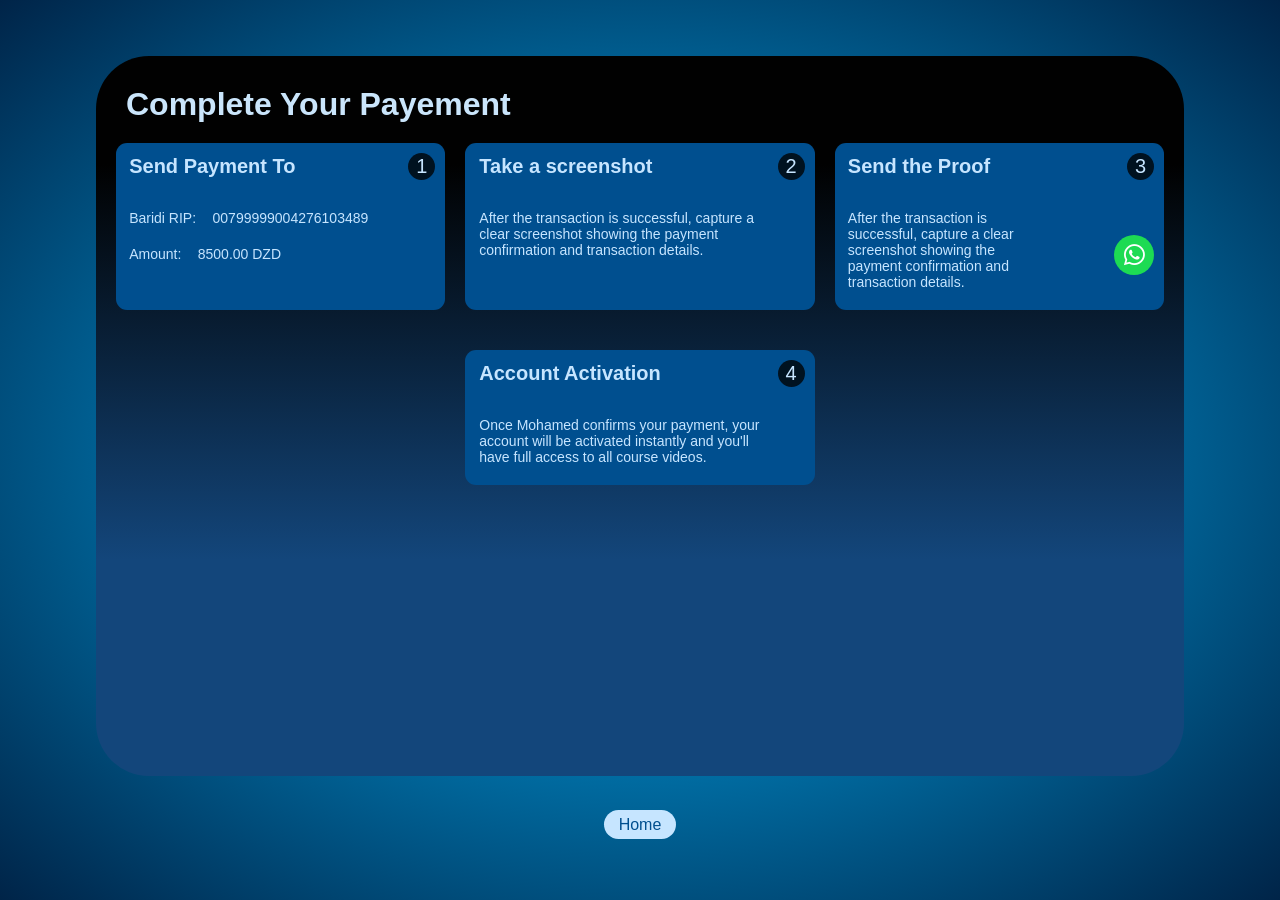
<file: site/baridi.info/index.html>
<!DOCTYPE html>
<html lang="en">
<head>
    <meta charset="UTF-8">
    <meta name="viewport" content="width=device-width, initial-scale=1.0">
    <title>Baridi Informations</title>
    <link rel="stylesheet" href="style.css">
    <link rel="stylesheet" href="https://cdnjs.cloudflare.com/ajax/libs/font-awesome/6.5.0/css/all.min.css">
</head>
<body>
    <div class="big-div">
        <h1 class="title">Complete Your Payement</h1>
        <div class="mini-div">
            <div class="div1">
                <div class="head">
                <h1 class="tit1">
                    Send Payment To
                </h1>
                <p>1</p>
                </div>
                <p>Baridi RIP: <span>00799999004276103489</span>
                </p>
                <p>Amount:
                    <span>
                        8500.00 DZD
                    </span>
                </p>
            </div>
            <div class="div2">
                <div class="head">
                <h1 class="tit1">
                    Take a screenshot
                </h1>
                <p>2</p>
                </div>
                <p>
                    After the transaction is successful, capture a <br> clear screenshot showing the payment <br> confirmation and transaction details.
                </p>
            </div>
            <div class="div3">
                <div class="head">
                <h1 class="tit1">
                    Send the Proof
                </h1>
                <p>3</p>
                </div>
                <div class="whatsapp">
                <p>
                    After the transaction is <br> successful, capture a clear 
                    <br> screenshot showing the 
                    <br> payment confirmation and 
                    <br>transaction details.
                </p>
                <i class="fa-brands fa-whatsapp"></i>
                </div>
            </div>
            <div class="div4">
                <div class="head">
                     <h1 class="tit1">
                         Account Activation
                     </h1>
                     <p>4</p>
                </div>
                <p>
                    Once Mohamed confirms your payment, your <br>account will be activated instantly and you'll <br> have full access to all course videos.
                </p>
            </div>
        </div>
    </div>
    <div class="home">
        <a href="../self/index.html">Home</a>
    </div>
</body>
</html>
</file>
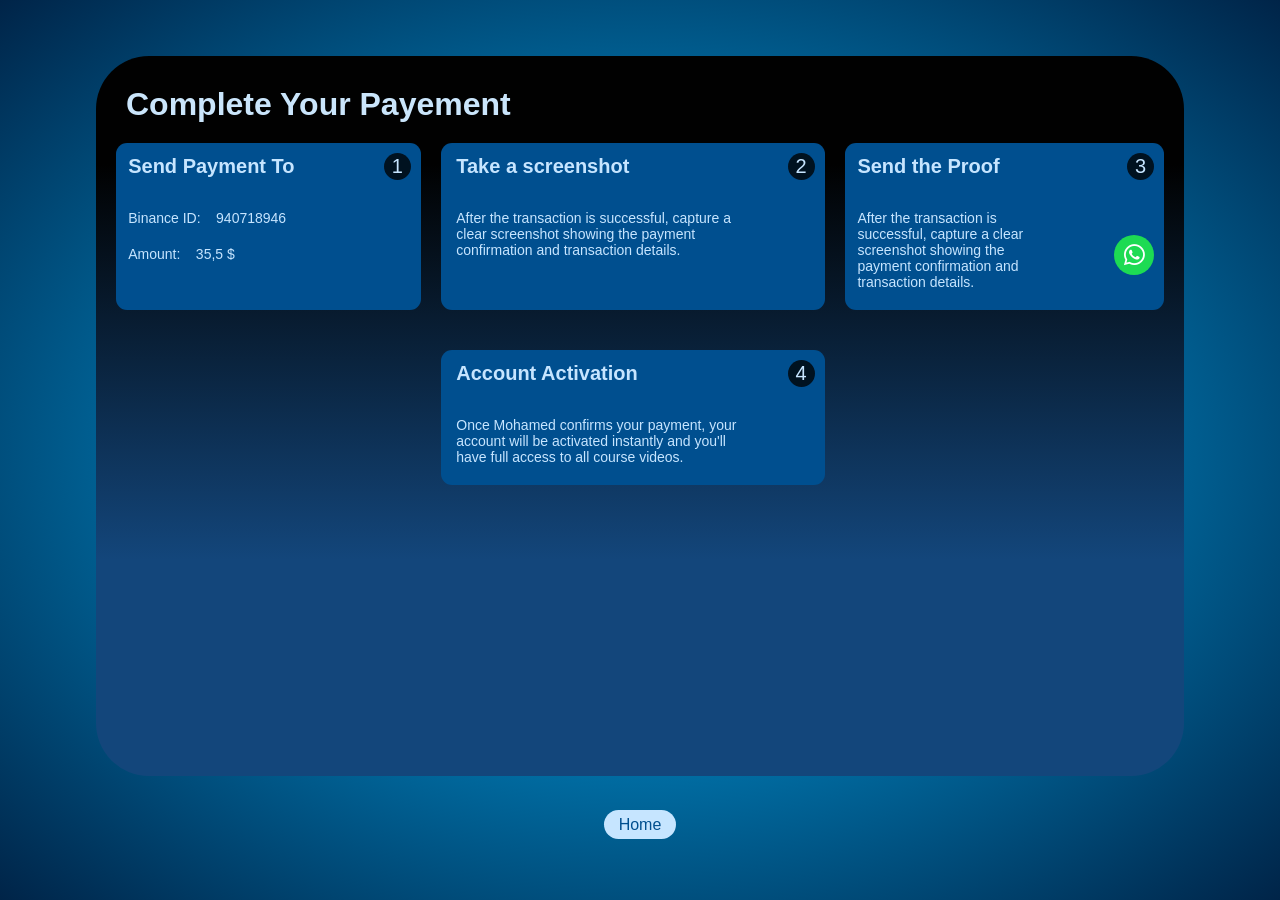
<file: site/binance.info/index.html>
<!DOCTYPE html>
<html lang="en">
<head>
    <meta charset="UTF-8">
    <meta name="viewport" content="width=device-width, initial-scale=1.0">
    <title>Binance Informations</title>
    <link rel="stylesheet" href="style.css">
    <link rel="stylesheet" href="https://cdnjs.cloudflare.com/ajax/libs/font-awesome/6.5.0/css/all.min.css">
</head>
<body>
    <div class="big-div">
        <h1 class="title">Complete Your Payement</h1>
        <div class="mini-div">
            <div class="div1">
                <div class="head">
                <h1 class="tit1">
                    Send Payment To
                </h1>
                <p>1</p>
                </div>
                <p>Binance ID: <span>940718946</span>
                </p>
                <p>Amount:
                    <span>
                        35,5 $
                    </span>
                </p>
            </div>
            <div class="div2">
                <div class="head">
                <h1 class="tit1">
                    Take a screenshot
                </h1>
                <p>2</p>
                </div>
                <p>
                    After the transaction is successful, capture a <br> clear screenshot showing the payment <br> confirmation and transaction details.
                </p>
            </div>
            <div class="div3">
                <div class="head">
                <h1 class="tit1">
                    Send the Proof
                </h1>
                <p>3</p>
                </div>
                <div class="whatsapp">
                <p>
                    After the transaction is <br> successful, capture a clear 
                    <br> screenshot showing the 
                    <br> payment confirmation and 
                    <br>transaction details.
                </p>
                <i class="fa-brands fa-whatsapp"></i>
                </div>
            </div>
            <div class="div4">
                <div class="head">
                     <h1 class="tit1">
                         Account Activation
                     </h1>
                     <p>4</p>
                </div>
                <p>
                    Once Mohamed confirms your payment, your <br>account will be activated instantly and you'll <br> have full access to all course videos.
                </p>
            </div>
        </div>
    </div>
    <div class="home">
        <a href="/site/index.html">Home</a>
    </div>
</body>
</html>
</file>
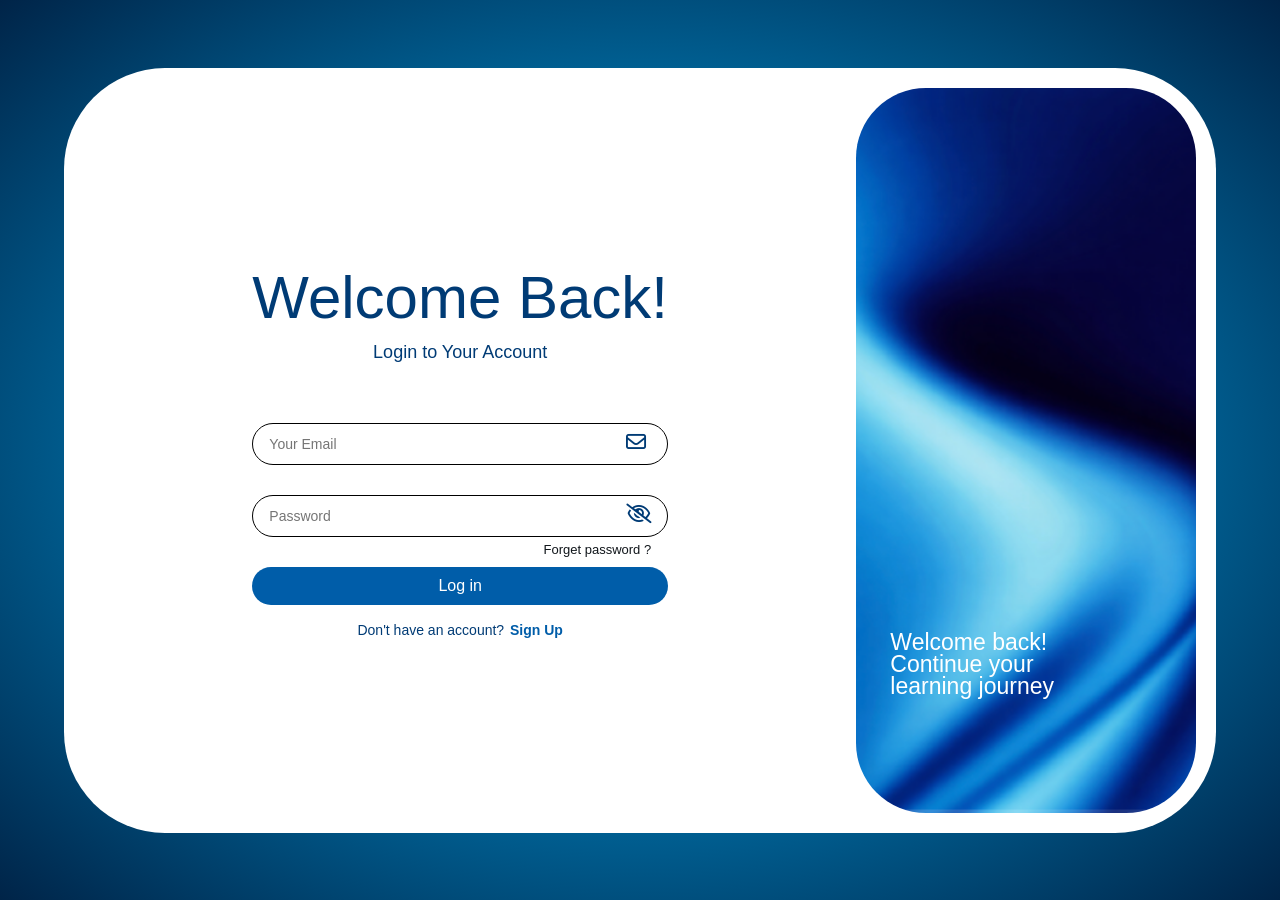
<file: site/log.in/index.html>
<!DOCTYPE html>
<html lang="en">
<head>
    <meta charset="UTF-8">
    <meta name="viewport" content="width=device-width, initial-scale=1.0">
    <title>Log in</title>
    <link rel="stylesheet" href="style.css">
     <link rel="stylesheet" href="https://cdnjs.cloudflare.com/ajax/libs/font-awesome/6.5.0/css/all.min.css">
</head>
<body>
      <div class="big-div">
        <div class="div1">
            <h1>Welcome Back!</h1>
            <p class="pi">Login to Your Account</p>

            <form>
                <div>
                <input type="email" name="emain" placeholder="Your Email" required>
                <i class="fa-regular fa-envelope"></i>
                </div>
                <div>
                <input type="password" name="password" placeholder="Password" required>
                <i class="fa-regular fa-eye-slash"></i>
                <p class="password"><a href="../reset password/index.html">Forget password ?</a></p>
                </div>
                  <a class="login" href="../index.html">Log in</a>
            </form>
            <p class="pf">Don't have an account?
              <a href="../sign.up/1.html">Sign Up</a>
            </p>
        </div>
        <div class="div2">
           <p>Welcome back! <br> Continue your <br> learning journey</p>
        </div>
      </div>
</body>
</html>
</file>
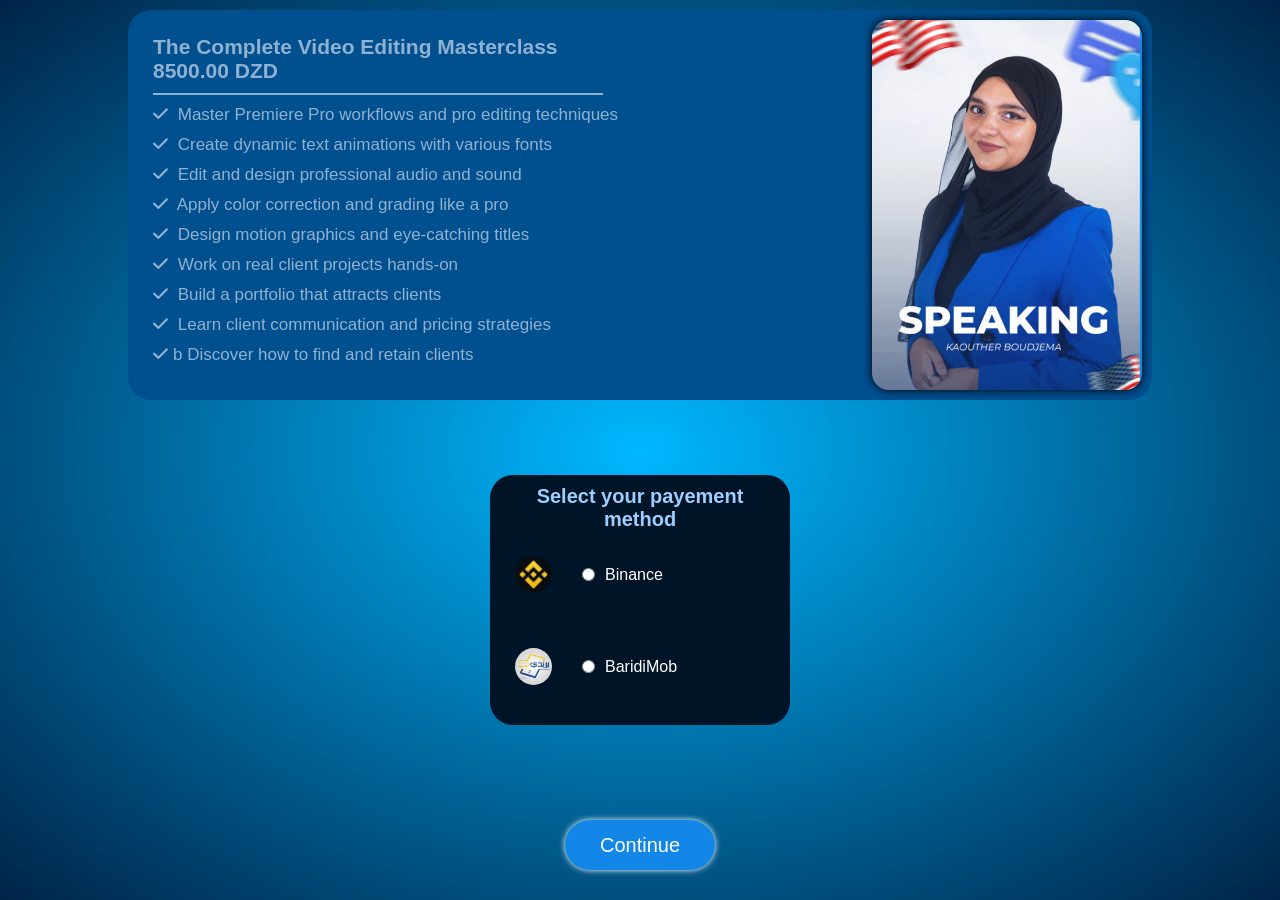
<file: site/payment/index.html>
<!DOCTYPE html>
<html lang="en">
<head>
    <meta charset="UTF-8">
    <meta name="viewport" content="width=device-width, initial-scale=1.0">
    <title>Course Information</title>
    <link rel="stylesheet" href="style.css">
    <link rel="stylesheet" href="https://cdnjs.cloudflare.com/ajax/libs/font-awesome/6.5.0/css/all.min.css">
</head>
<body> 
    <div class="div1">
        <div class="left-side">
            <h1>The Complete Video Editing Masterclass <br> 8500.00 DZD</h1>
            <hr class="hr1">
            <ul>
                <li>
                    <i class="fa-solid fa-check"></i>
                    Master Premiere Pro workflows and pro editing techniques
                </li>
                <li>
                    <i class="fa-solid fa-check"></i>
                    Create dynamic text animations with various fonts
                </li>
                <li>
                    <i class="fa-solid fa-check"></i>
                    Edit and design professional audio and sound
                </li>
                <li>
                    <i class="fa-solid fa-check"></i>
                    Apply color correction and grading like a pro
                </li>
                <li>
                    <i class="fa-solid fa-check"></i>
                    Design motion graphics and eye-catching titles
                </li>
                <li>
                    <i class="fa-solid fa-check"></i>
                    Work on real client projects hands-on
                </li>
                <li>
                    <i class="fa-solid fa-check"></i>
                    Build a portfolio that attracts clients
                </li>
                <li>
                    <i class="fa-solid fa-check"></i>
                    Learn client communication and pricing strategies
                </li>
                <li>
                    <i class="fa-solid fa-check"></i>b
                    Discover how to find and retain clients
                </li>
            </ul>
        </div>
        <div class="right-side">
        </div>
    </div>
    <div class="div2">
        <h1>Select your payement method
        </h1>
        <div class="binance">
            <img src="binance.jpeg" alt="">
            <input type="radio">
            <label>Binance</label>
        </div>
        <div class="baridiMob">
            <img src="baridimob.jpeg" alt="">
            <input type="radio">
            <label>BaridiMob</label>
        </div>
    </div>
    <div class="continue">
            <a href="../binance.info/index.html">Continue</a>
    </div>
</body>
</html>
</file>
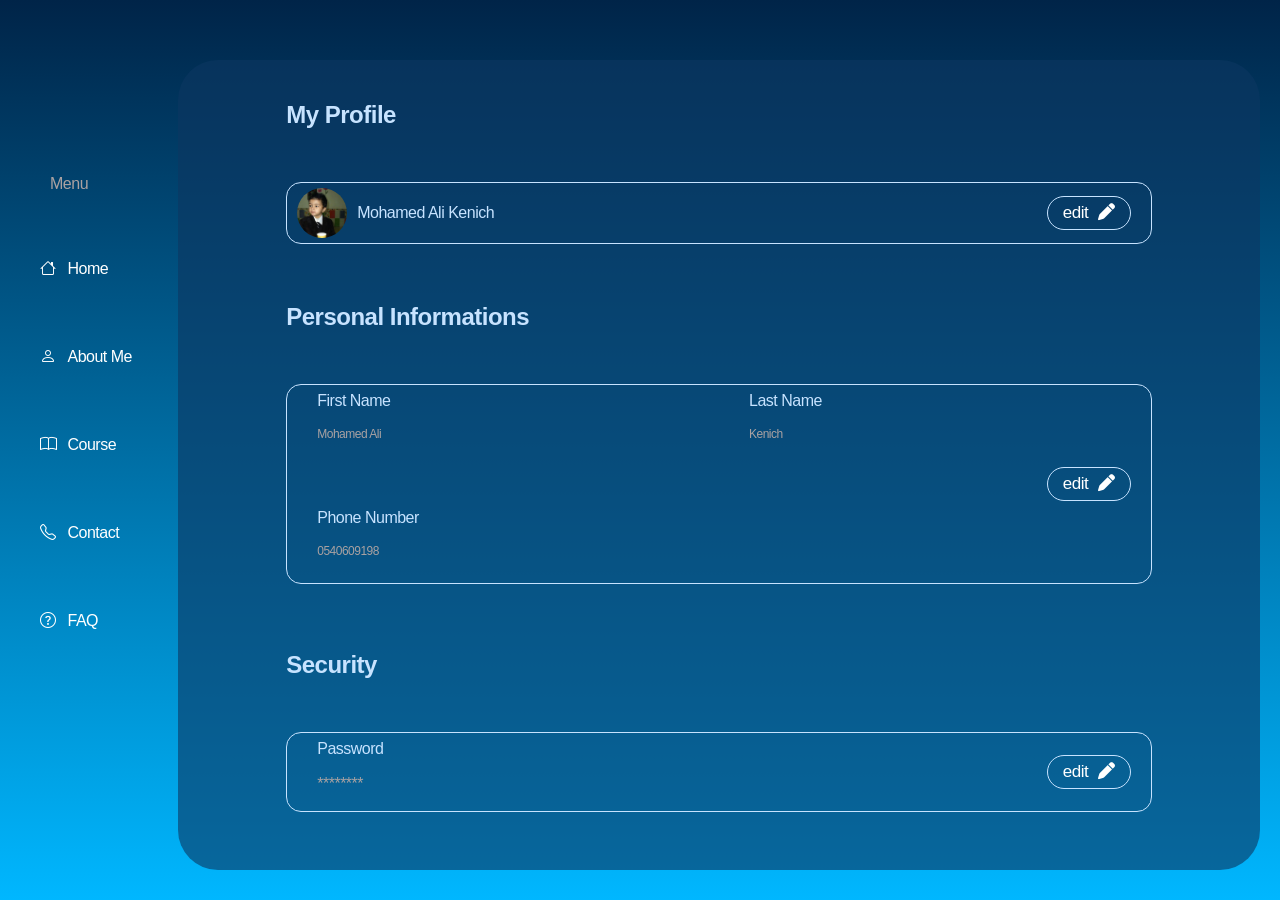
<file: site/profile/index.html>
<!DOCTYPE html>
<html lang="en">
<head>
    <meta charset="UTF-8">
    <meta name="viewport" content="width=device-width, initial-scale=1.0">
    <title>Profile</title>
    <link rel="stylesheet" href="style.css">
    <link rel="stylesheet" href="https://cdn.jsdelivr.net/npm/bootstrap-icons@1.11.3/font/bootstrap-icons.css">
    <link rel="stylesheet" href="https://cdnjs.cloudflare.com/ajax/libs/font-awesome/6.5.0/css/all.min.css">
</head>
<body>
    <main>
    <aside>
        <p class="pmenu">Menu</p>
        <div class="div1">
            <ul>
                <li><i class="bi bi-house"></i><a href="../self/#header">Home</a></li>
                <li><i class="bi bi-person"></i><a href="../self/#about-me">About Me</a></li>
                <li><i class="bi bi-book"></i><a href="../self/#course">Course</a></li>
                <li><i class="bi bi-telephone"></i><a href="../self/#contact">Contact</a></li>
                <li><i class="bi bi-question-circle"></i><a href="../self/#faq">FAQ</a></li>
            </ul>
        </div>
    </aside>
    <section>
        <div class="div2">
            <h1 class="h11">My Profile</h1>
            <div class="picture">
                <div><img src="pic.png" alt="">
                </div>
                <h4 class="pbold">Mohamed Ali Kenich</h4>
                <p class="pedit"><a href="" class="edit">edit <i class="fa-solid fa-pen"></i></a></p>
            </div>
            <h1 class="h12">Personal Informations</h1>
            <div class="information">
                <div class="p1">
                    <p class="pbold">First Name</p>
                    <p class="p gray">Mohamed Ali</p>
                </div>
                <div class="p2">
                    <p class="pbold">Last Name</p>
                    <p class="p gray ">Kenich</p>
                </div>
                <div class="p3">
                    <p class="pbold">Phone Number</p>
                    <p class="p gray"> 0540609198</p>
                </div>
                <p class="pedit"><a href="" class="edit">edit <i class="fa-solid fa-pen"></i></a></p>
            </div>
            <h1 class="h13">Security</h1>
            <div class="security">
              <div class="ppppp">
                <p class="pbold">Password</p>
                <p class="gray">********</p>
              </div>
                <p class="pedit">
                <a href="" class="edit">
                       edit 
                <i class="fa-solid fa-pen"></i>
                 </a></p>
            </div>
        </div> 
    </section>
    </main>
</body>
</html>
</file>
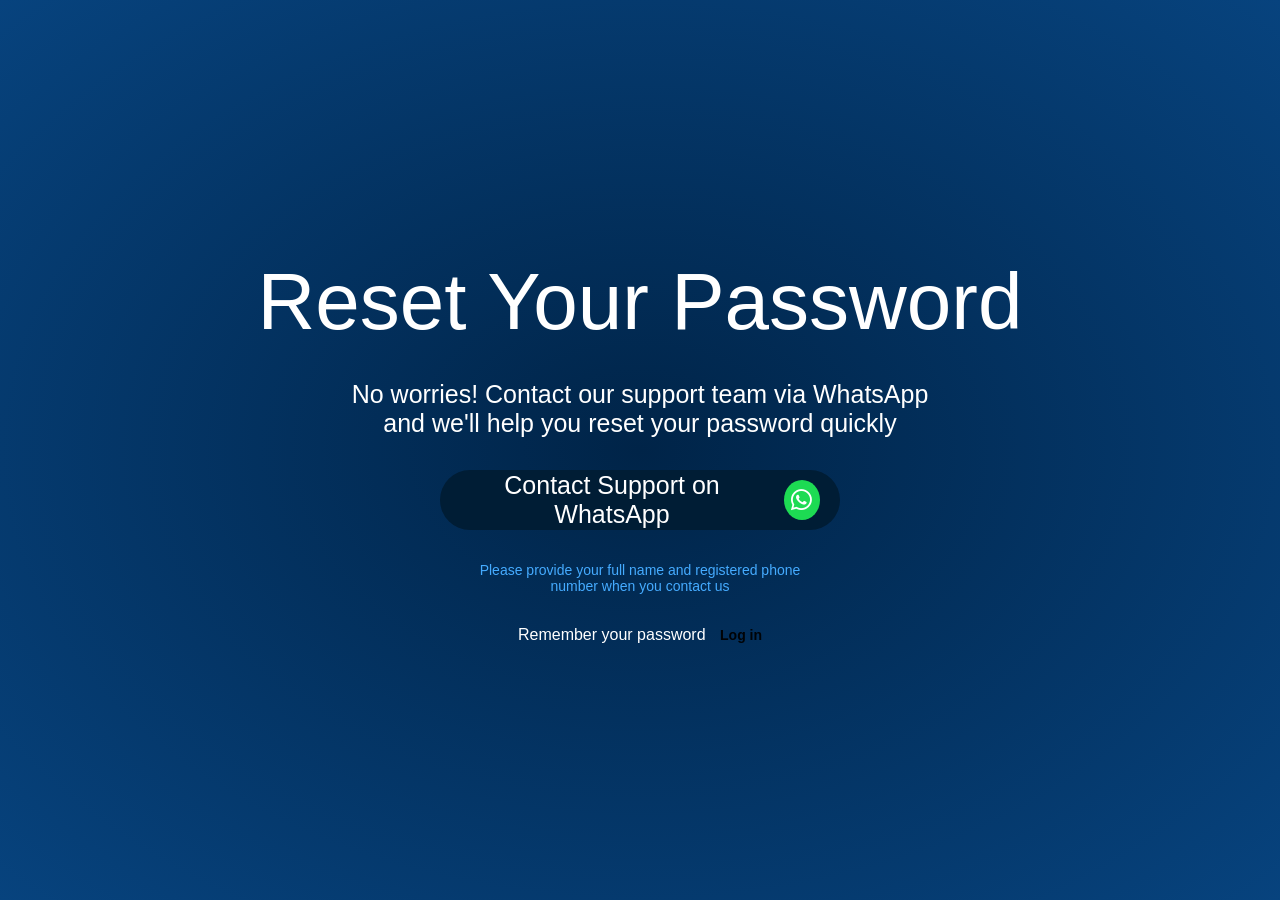
<file: site/reset password/index.html>
<!DOCTYPE html>
<html lang="en">
<head>
    <meta charset="UTF-8">
    <meta name="viewport" content="width=device-width, initial-scale=1.0">
    <title>Reset Password</title>
    <link rel="stylesheet" href="style.css">
    <link rel="stylesheet" href="https://cdnjs.cloudflare.com/ajax/libs/font-awesome/6.5.0/css/all.min.css">
</head>
<body>
    <div class="big-div">
        <h1>Reset Your Password</h1>
        <p class="p1">No worries! Contact our support team via WhatsApp <br> and we'll help you reset your password quickly</p>

        <a href="" class="a1"><p>Contact Support on WhatsApp</p> <i class="fa-brands fa-whatsapp"></i> </a>

        <p class="p2">Please provide your full name and registered phone <br> number when you contact us</p>

        <p class="p3">Remember your password 
            <a href="../log.in/index.html" class="a2">Log in</a>
        </p>
    </div>
</body>
</html>
</file>
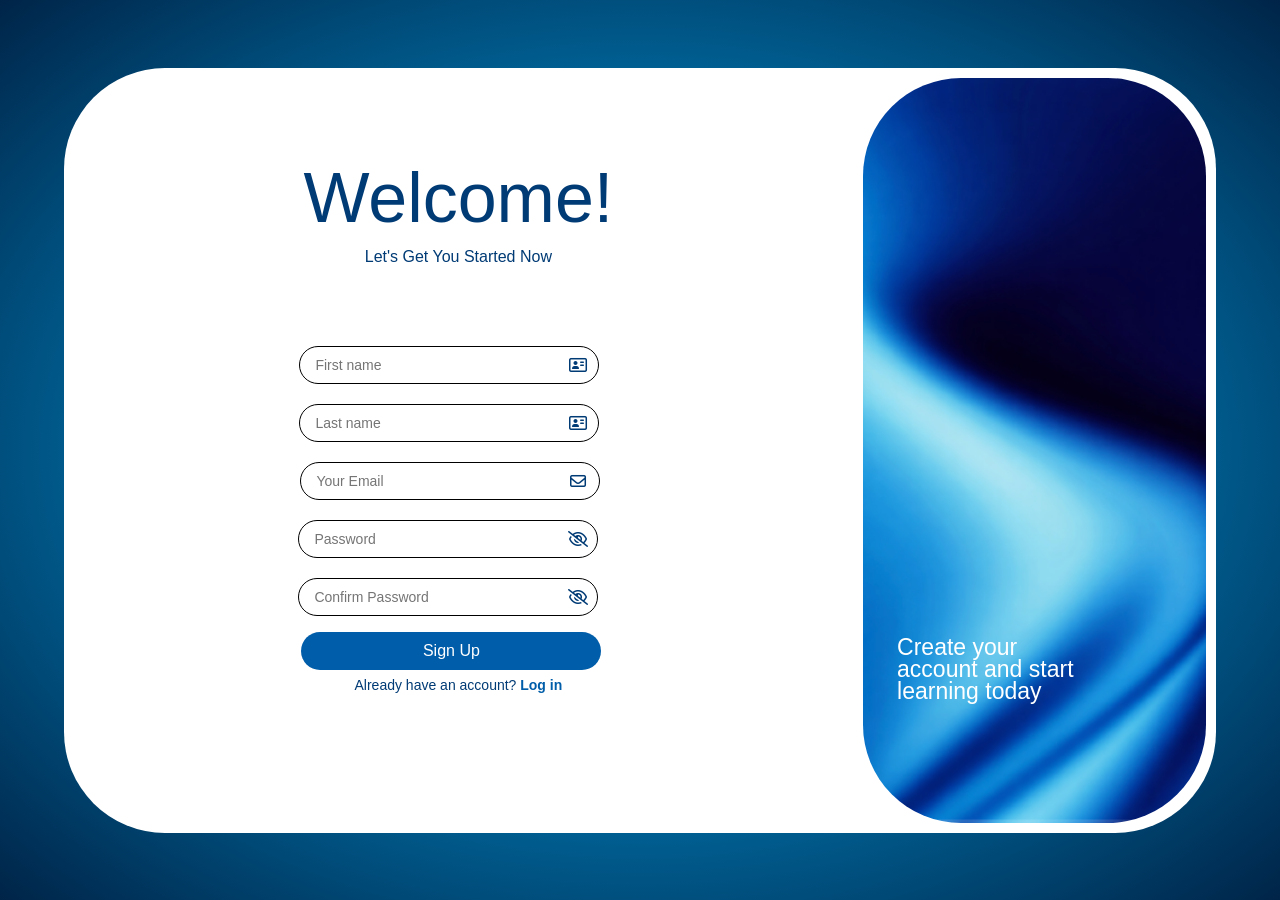
<file: site/sign.up.payment/1.html>
<html lang="en">
<head>
    <meta charset="UTF-8">
    <meta name="viewport" content="width=device-width, initial-scale=1.0">
    <title>Sign Up payment
    </title>
    <link rel="stylesheet" href="1.css">
    <link rel="stylesheet" href="https://cdnjs.cloudflare.com/ajax/libs/font-awesome/6.5.0/css/all.min.css">
</head>
<body>
    <div class="big-div">
        <div class="div1">
            <h1>Welcome!</h1>
            <p class="pi">Let's Get You Started Now
                <form>
                    <div class="div-input ">
                        <input type="text" name="First name" placeholder="First name" required>
                        <i class="fa-regular fa-address-card"></i>
                    </div>
                    <div class="div-input ">
                        <input type="text" name="Last name" placeholder="Last name" required>
                        <i class="fa-regular fa-address-card"></i>
                    </div>
                    <div class="div-input">
                        <input type="email" name="email" placeholder="Your Email" max="10" min="5" required>
                        <i class="fa-regular fa-envelope"></i>
                    </div>
                    <div class="div-input">
                        <input type="password" name="Password" placeholder="Password" maxlength="20" minlength="8" required>
                        <i class="fa-regular fa-eye-slash"></i>
                    </div>
                     <div class="div-input">
                        <input type="password" name="Confirm Password" placeholder="Confirm Password" 
                     maxlength="20"                minlength="8" required>
                        <i class="fa-regular fa-eye-slash"></i>
                    </div>
                          <a class="signup" href="../payment/index.html">Sign Up</a>
                </form>
            <p class="p2">Already have an account? 
            <a href="../log.in/index.html">Log in</a> </p>
        </div>
        <div class="div2">
                <p class="p3">
                Create your <br> account and start <br>
                learning today
                </p>
        </div>
    </div>
</body>
</html>
</file>
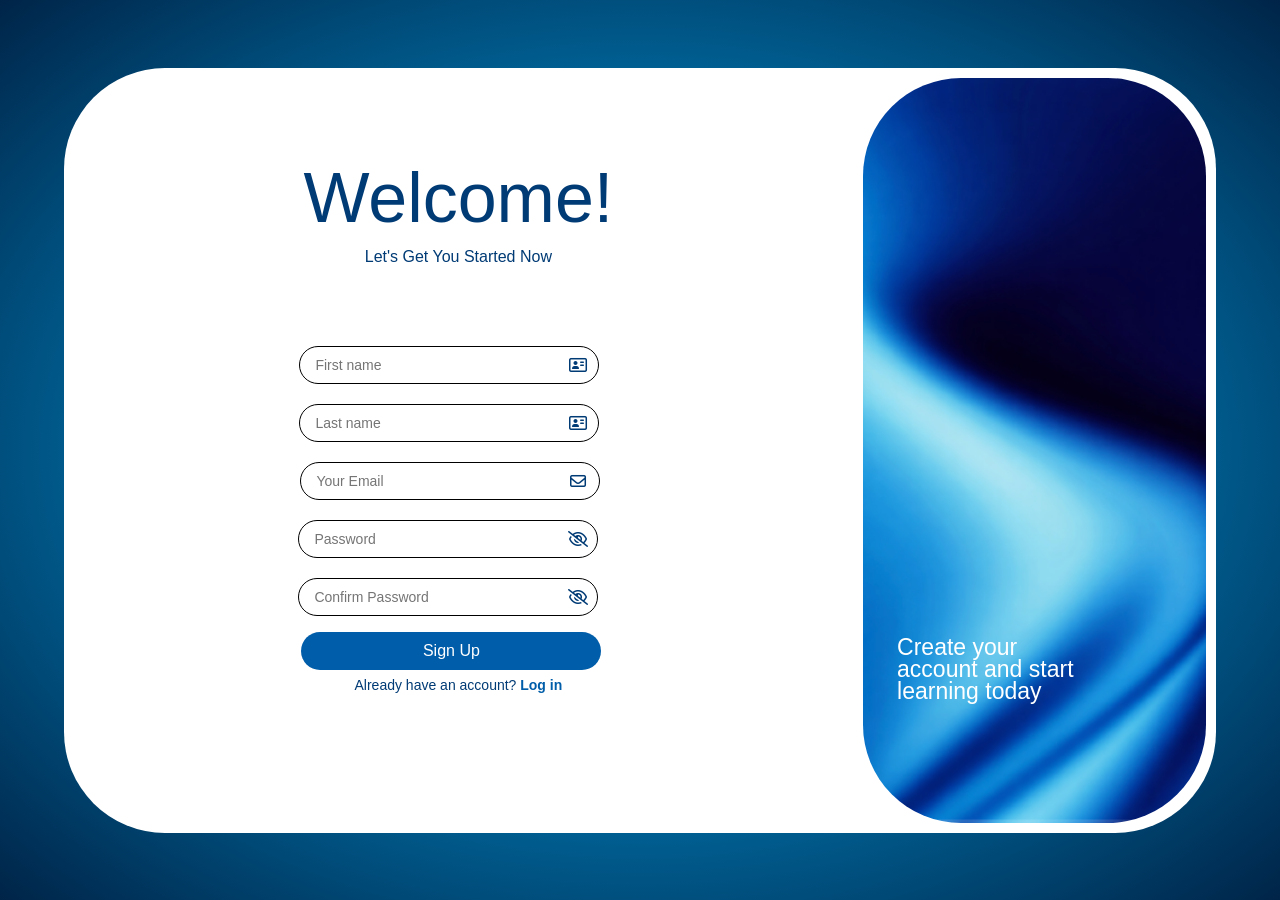
<file: site/sign.up/1.html>
<html lang="en">
<head>
    <meta charset="UTF-8">
    <meta name="viewport" content="width=device-width, initial-scale=1.0">
    <title>Sign Up
        
    </title>
    <link rel="stylesheet" href="1.css">
    <link rel="stylesheet" href="https://cdnjs.cloudflare.com/ajax/libs/font-awesome/6.5.0/css/all.min.css">
</head>
<body>
    <div class="big-div">
        <div class="div1">
            <h1>Welcome!</h1>
            <p class="pi">Let's Get You Started Now
                <form>
                    <div class="div-input ">
                        <input type="text" name="First name" placeholder="First name" required>
                        <i class="fa-regular fa-address-card"></i>
                    </div>
                    <div class="div-input ">
                        <input type="text" name="Last name" placeholder="Last name" required>
                        <i class="fa-regular fa-address-card"></i>
                    </div>
                    <div class="div-input">
                        <input type="email" name="email" placeholder="Your Email" max="10" min="5" required>
                        <i class="fa-regular fa-envelope"></i>
                    </div>
                    <div class="div-input">
                        <input type="password" name="Password" placeholder="Password" maxlength="20" minlength="8" required>
                        <i class="fa-regular fa-eye-slash"></i>
                    </div>
                     <div class="div-input">
                        <input type="password" name="Confirm Password" placeholder="Confirm Password" 
                     maxlength="20"                minlength="8" required>
                        <i class="fa-regular fa-eye-slash"></i>
                    </div>
                          <a href="../index.html" class="signup">Sign Up</a>

                </form>
            <p class="p2">Already have an account? 
            <a href="../log.in/index.html">Log in</a> </p>
        </div>
        <div class="div2">
                <p class="p3">
                Create your <br> account and start <br>
                learning today
                </p>
        </div>
    </div>
</body>
</html>
</file>
<file: site/style.css>
*{
    padding: 0;
    margin: 0;
    box-sizing: border-box;
    letter-spacing: -8%;
    font-family: sans-serif;
} 
body{
     background-image: linear-gradient(#001B37,#003870,#003870,#001B37);
     min-height: 100vh;
     color: white;
     background-color: #00B7FF;
     overflow-x: hidden;
} 
header{
    display: flex;
    justify-content: space-between;
    align-items: center;
    height: 20%;
    width: 100%;
    margin-top: 5px;
    margin-bottom: 20px;
}
header .div1{
    display: flex;
    justify-content: center;
    align-items: center;
    width: 225px;
    height: 69px;
    margin-right: 20px;
}
.div1 figure img{
    height: 52px;
    width: 52px;
    border-radius: 50%;
    object-fit: cover;
    margin-left: 10px;
}
.div1 div{
    flex-wrap: wrap;
}
.div1 div a{
    margin-left: 10px;
    cursor: pointer;
    display: flex;
    text-decoration: none;
    color: white;
    font-size: clamp(15px,1.5vw,19px);
    cursor: pointer;
}
header .div2 { 
    display: flex;
    justify-content: center;
    align-items: center;
    height: 49px;
    width: 440px;
}
header .div2 ul{
    display: flex;
    justify-content: space-evenly;
    flex-wrap: wrap;
    align-content: flex-start;
    border-radius: 90px;
    padding: 10px 5px;
    background-image: linear-gradient(#001B37,transparent);
    border-bottom: 0.1px solid rgba(255, 255, 255, 0.673);
    border-top: 0.1px solid rgba(255, 255, 255, 0.673);
} 
.div2 ul li{
    list-style: none;
    padding: 6px 14px;
    display: flex;
    align-items: center;
    justify-content: center;
}
.div2 ul li a{
    text-decoration: none;
    color: white;
    cursor: pointer;
    transition: all 0.5s;
}
.div2 ul li a:hover,
.div2 ul li a:hover{
    color: lightskyblue;
    transform: scale(1.1);
}
header .div3 {
    display: flex;
    justify-content: center;
    align-items: center;
    flex-wrap: wrap;
}
header .div3 p{
    margin: 10px;
    border-radius: 76px;
    display: flex;
    justify-content: center;
    align-items: center;
    text-align: center;
    height: 30px;
    width: 84px;
    border-radius: 90px;
    background-image: linear-gradient(#001B37,transparent);
    border-bottom: 0.1px solid rgba(255, 255, 255, 0.673);
    border-top: 0.1px solid rgba(255, 255, 255, 0.673);
    transition: all 0.2s;
} 
.div3 p a{
    text-decoration: none;
    color: white;
    padding: 6px 14px;
}
.div3 p:hover{
    transform: scale(1.1);
    box-shadow: 0px 0px 5px lightblue;
}
.div3 .p1{
    background-color:#022851b1;
}
.div3 .p2{
    background-color: #003B88;
}

main{
    height: 80%;
    width: 100%;
} 
main .article1 {
    display: flex;
    justify-content: center;
    align-items: center;
    margin-top: 20px;
    height: 749px;
}
main .article1 .hero-div{ 
    display: flex;
    flex-direction: column;
    flex-wrap: wrap;
    justify-content: center;
    align-items: center;
    height: 749px;
    width: 95%;
    background-image: linear-gradient(#000000,#004C8A);
    border-radius: 45px;
    position: relative;
}
.article1 div .p11 {
    text-align: center;
    font-size: 50px;
    background: linear-gradient(to right, #B8D2E6, #4E78A9);
    -webkit-background-clip: text;
    -webkit-text-fill-color: transparent;
    background-clip: text;
}
.article1 div .p22 {
    text-align: center;
    font-size: 15px;
    margin-top: 20px;
    color: #A3C0D0;
}
.article1 div button{
    display: flex;
    align-items: center;
    margin-top: 40px;
    background-color: #B1D8FF;
    padding: 22px 99px;
    width: 192px;
    height: 44px;
    border-radius: 22px;
    border-color: transparent;
    position: relative;
    transition: all 0.5s;
    cursor: pointer;
}
.article1 div button .span1{
    display: flex;
    justify-content: center;
    align-items: center;
    margin-right: 20px;
    background-color: #000000;
    height: 39px;
    width: 39px;
    color: white;
    font-size: 20px;
    border-radius: 50%;
    position: absolute;
    left: 2px;
    padding: 10px;
}
.article1 div button .span2{
    display: flex;
    justify-content: center;
    align-items: center;
    margin-left: 20px;
    position: absolute;
    left: 30px;
    font-size: 20px;
}
.article1 div button span a {
    text-decoration: none;
    color: black;
    word-spacing: 4px;
}
/*

@media (max-width: 900px) {
    header .div2 {
        width: 320px;
    }

    .div2 ul li {
        padding: 6px 8px;
    }
}

@media (max-width: 600px) {
    header {
        flex-wrap: wrap;
        justify-content: center;
        gap: 10px;
    }

    header .div2 {
        width: 100%;
        order: 3; 
    }

    header .div1 {
        order: 1;
    }

    header .div3 {
        order: 2;
    }
}

@media (max-width: 400px) {
    .div2 ul li a {
        font-size: 12px;
    }

    .div2 ul li {
        padding: 4px 6px;
    }
} */

.article2{
    display: flex;
    flex-direction: column; 
    justify-content: center;
    align-items: center;
    width: 100%;
    height: 90vh;
}
.watch {
    width: 70%;
    height: 78vh;
    background:radial-gradient(rgba(196, 181, 181, 0.501),rgba(98, 91, 91, 0.431));
    border-radius: 12px;
    border-top: 0.5px solid white;
    border-bottom: 0.5px solid white;
    border-left: 1px solid white;
    border-right: 1px solid white;
    display: flex;
    align-items: center;
    justify-content: center;
    flex-direction: column;
    position: relative;
}
.watch h2{
    position: absolute;
    top: 30px;
    display: flex;
    align-items: center;
    font-size: 200%;
    text-align: center;
}
.watch h2 i{
    background-color: #c9c9c991;
    flex-direction: column;
    object-fit: cover;
    padding: 5px 5px 5px 4px;
    text-align: center;
    border-radius: 11px;
    margin-right: 10px;
    font-size: 25px;
    border-top: 0.7px solid white;
    border-bottom: 0.7px solid white;
    border-left: 0.3px solid white;
    border-right: 0.3px solid white;
}
.watch .p1{
     position: absolute;
     top: 70px;
     margin-top: 15px;
     text-align: center;
     font-size: 14px;
}
.watch .image{
    display: flex;
    align-items: center;
    justify-content: center;
    position: relative;
}
@media (max-width:600px) {
    .watch h2 i{
        display: none;
    }
}
.image img {
    position: absolute;
    height: 80%;
    width: 100%;
    border-radius: 10px;
    position: relative;
    box-shadow: 0px 0px 50px rgba(0, 0, 0, 0.549);
}
.article2 div button{
    display: flex;
    align-items: center;
    margin-top: 40px;
    background-color: #B1D8FF;
    padding: 22px 99px;
    width: 192px;
    height: 44px;
    border-radius: 22px;
    position: absolute;
    top: 75%;
    border-color: transparent;
    transition: all 0.5s;
    cursor: pointer;
}
.article2 div button:hover,
.article1 div button:hover,
.article2 div button:focus,
.article1 div button:focus{
    transform: scale(1.1);
    box-shadow: 0px 0px 28px rgba(31, 87, 123, 0.936);

}
.article2 div button .span1{
    display: flex;
    justify-content: center;
    align-items: center;
    margin-right: 20px;
    background-color: #000000;
    height: 39px;
    width: 39px;
    color: white;
    font-size: 20px;
    border-radius: 50%;
    position: absolute;
    left: 2px;
    padding: 10px;
}
.article2 div button .span2{
    display: flex;
    justify-content: center;
    align-items: center;
    margin-left: 20px;
    position: absolute;
    left: 30px;
    font-size: 20px;
}
.article2 div button span a {
    text-decoration: none;
    color: black;
    word-spacing: 4px;
}
.figma{
    position: absolute;
    z-index: -1;
}
.article3 {
    display: flex;
    align-items: center;
    justify-content: center;
    width: 100%;
    height: 100%;
    margin-bottom: 50px;
} 
.jrn{
    width: 90%;
    background: linear-gradient(#F3F3F3,#B1D8FD);
    border-radius: 50px;
    color: #004373;
    text-align: center;
    display: flex;
    flex-direction: column;
    align-items: center;
    justify-content: center;
    padding: 30px 20px;
} 
.jrn .text1{
    position: relative;
    margin-top: 20px;
}
.text1 h1{
    font-size: clamp(4rem, 8vw, 7rem);
    font-weight: 550;
}
.text1 h1 p{
    font-size: 60%;
    font-weight: 520;
}
.btn-discover{
    background-color: #004F8F;
    position: relative;
    border-radius: 77px;
    display: flex;
    justify-content: space-between;
    align-items: center;
    height: 50px;
    width: 170px;
    margin-top: 30px;
    transition: all 0.5s;
    border-color: transparent;
    cursor: pointer;
}
.btn-discover a{
    text-decoration: none;
    color: white;
    margin-left: 10px;
    margin-right: 10px;
    font-size: 19px;
}
.btn-discover i{
    border-radius: 50%;
    height: 43px;
    width: 43px;
    min-width: 43px;
    display: flex;
    justify-content: center;
    align-items: center;
    background-color: #D6E9FD;
    font-size: 20px;
}
.fourpar{
    background-color: #70A7CF;
    border-radius: 15px;
    margin-top: 30px;
    margin-bottom: 30px;
    width: 90%;
    height: 63%;
    display: grid;
    grid-template-columns: repeat(2,1fr);
    border-radius: 24px;
    gap: 12px;
    padding: 12px;
}
.par1{
    background-color: #004F8F;
}
.par1 h1{
    background: linear-gradient(to right, #ffff, #CFEBFF);
    -webkit-background-clip: text;
    -webkit-text-fill-color: transparent;
    background-clip: text;
}
.par1 p{
    background: linear-gradient(to right, #ffff, #D9F4FF);
    -webkit-background-clip: text;
    -webkit-text-fill-color: transparent;
    background-clip: text;
}
.tit{
    font-size: clamp(1rem, 2.2vw, 1.4rem);
    font-weight: 700;
    line-height: 1.25;
    position: relative;
    left: 1%;
    top: 5px;
    text-align: left;
    margin: 2px 10px 10px 10px;
}
.parg{
    font-size: clamp(1rem, 1.4vw, 1.2rem);
    font-weight: 400;
    line-height: 1.3;
    opacity: 0.85;
    text-align: left;
    position: relative;
    left: 1%;
    top: 5px;
    margin: 0px 10px 20px 10px;
}
.par1,
.par2,
.par3,
.par4{
    border-radius: 24px;
    display: flex;
    flex-direction: column;
    display: flex;
    position: relative;
    align-items: flex-start;
    justify-content: flex-start;
    transition: all 0.25s;

}
.par1 i{
    color: white;
}
.par1 i,
.par2 i,
.par3 i,
.par4 i{
    display: none;
}

.par2,
.par3,
.par4{
    background-color: white;
}
.par1{
    margin-top: 7px;
    margin-left: 7px;
}
.par2{
    margin-top: 7px;
    margin-right: 7px;
}
.par3{
    margin-bottom: 7px;
    margin-left: 7px;
}
.par4{
    margin-bottom: 7px;
    margin-right: 7px;
}
.btn-discover:hover{
    transform: scale(1.1);
    box-shadow: 0px 0px 28px rgba(31, 87, 123, 0.936);
}
@media (max-width:650px){
    .fourpar{
        grid-template-columns: 1fr;
    }    
    .jrm {
        border-radius: 30px;
    }
    .par1,
    .par2,
    .par3,
    .par4{
        margin:7px;
    }
    .par1 i,
    .par2 i,
    .par3 i,
    .par4 i{
        display: block;
        position: relative;
        bottom: 83%;
        left: 90%;
    }
}
.article4{
    display: flex;
    justify-content: center;
    align-items: center;
    flex-direction: column;
    width: 100%;
    margin-bottom: 30px;
}
.article4 .text{
    height: 20%;
    width: 90%;
    display: flex;
    justify-content: space-between;
}
.article4 .bigtit{
    position: relative;
    left: 2%;
    font-size: clamp(1.5em,1.4vw,1.7em);
}
.article4 .bigparg{
    position: relative;
    text-align: left;
}
.mastervdedit {
    width: 90%;
    display: grid;
    grid-template-columns: repeat(4,1fr);
    grid-template-rows: auto;
    background-color: transparent;
    margin-top: 20px;
    gap: 15px;
    justify-content: center;
} 
.learn{
    grid-column: 1/2;
    grid-row: 1/3;
    background-color: white;
    border-radius: 15px;
    color: #004373;
}
.personal{
    grid-column: 1/2;
    grid-row: 3/5;
    background-color: #004F8F;
    border-radius: 15px;
}
.complete{
    grid-column: 2/5;
    grid-row: 1/5;
    background:linear-gradient(#010101,#13467B);
    border-radius: 15px;
    padding: 20px;
    display: flex;
    flex-direction: column;
    align-items: stretch;
    min-height: fit-content;
    position: relative;
    overflow: hidden;
}
.complete-body {
    display: grid;
    grid-template-columns: 1fr 1fr;
    gap: 20px;
    align-items: start;
    margin-top: 20px;
    height: 100%;
    width: 100%;
}
.left-col {
    display: flex;
    flex-direction: column;
    gap: 20px;
}
@media (max-width: 768px) {
    .complete-body {
        grid-template-columns: 1fr;
    }
}
.learn,
.personal,
.complete {
    padding: 20px;
    min-height: 150px;
    transition: all 0.5s;
}
.mastit{
    text-align: center;
    margin-bottom: 40px;
    font-size: clamp(22px,1.5vw,60px);
}
.masparg{
    text-align: left;
}
.complete .cmplt-tit{
    font-size: clamp(25px,1vw,40px);
    text-align: center;
    background: linear-gradient(to right, #B0DEFF, #5BBBFF);
    -webkit-background-clip: text;
    -webkit-text-fill-color: transparent;
    background-clip: text;
}
.fil{
    position: absolute;
    right: 20px;
    z-index: 0;
    pointer-events: none;
}
.mohakn{
    background-color: #004F8F;
    margin-top: 0;
    padding: 15px;
    width: 100%;
    border-radius: 30px;
    align-self: flex-start;
    transition: all 0.5s;
    z-index: 100;
}
.mohakn .name{
    display: flex;
    align-items: center;
    justify-content: flex-start;
    margin-bottom: 10px;
}
.mohakn .name img{
    height: 42px;
    width: 42px;
    border-radius: 50%;
    object-fit: cover;
    margin-right: 10px;
}
.mohakn .name p{
    color: #002850;
}
.what-learn{
    background: linear-gradient(#D1EDFF,#E3F4FF);
    margin-top: 0;
    padding: 15px;
    width: 100%;
    border-radius: 30px;
    z-index: 1;
    color: #004373;
    align-self: flex-start;
    transition: all 0.5s;
}
.what-learn-tit{
    font-size: clamp(20px,1vw,40px);
    text-align: center;
}
.what-learn ul{
    margin: 20px 10px;
}
.what-learn ul .learn-li{
    font-size: clamp(16px,1vw,30px);
}
.price{
    background-color: #004F8F;
    margin-top: 0;
    margin-bottom: 40px;
    padding: 15px;
    width: 100%;
    border-radius: 30px;
    display: flex;
    flex-direction: column;
    justify-content: space-evenly;
    align-items: center;
    align-self: flex-end;
    transition: all 0.5s;
}
.price-head{
    text-align: center;
    position: relative;
} 
.price-head .pspan1{
    font-size: clamp(20px,1.5vw,40px);
}
.price-head .pspan2{
    font-size: clamp(20px,1.5vw,40px);
    margin-left: 10px;
}
.price-head .pspan3{
    font-size: clamp(14px,1.5vw,14px);
}
.price ul{
    display: flex;
    flex-direction: column;
    justify-content: space-between;
    list-style: none;
    align-self: center;
}
.price ul li{
    margin-top: 20px;
    padding: 10px;
    font-size: clamp(13px,1.5vw,15px);
}
.price ul li i{
    margin-right: 10px;
    font-size: 15px;
}
.hr1 {
    border: none;
    border-top: 1px solid lightblue;
    margin: 20px 0;
}
.a-buy{
    text-decoration: none;
    color: white;
    display: flex;
    justify-content: center;
    align-items: center;
    position: relative;
}
.span-price{
    margin-left: 10px;
}
.btn-buy{
    display: flex;
    justify-content: center;
    align-items: center;
    border-radius:29px ;
    background-color: transparent;
    border: 1px solid lightblue;
    cursor: pointer;
    color: white;
    position: relative;
    text-align: center;
    padding: 8px 12px;
    transition: all 0.5s;
    margin-bottom: 40px;
}

.btn-buy:hover{
    transform: scale(1.1);
    box-shadow: 0px 0px 20px rgba(0, 0, 0, 0.936);
}
.btn-buy i{
    margin-right: 10px;
    border-radius: 7px;
    background-color: transparent;
    border-color: transparent;
    border-top: 1px solid lightblue;
    border-bottom: 1px solid lightblue;
    height: 28px;
    width: 28px;
    display: flex;
    align-items: center;
    justify-content: center;;
}
.btn-buy p{
    font-size: clamp(15px,1.5vw,18px);
}
.btn-buy p a{
    text-decoration: none;
    color: white;
}
.bottom-row {
    display: flex;
    gap: 20px;
    width: 100%;
    align-items: flex-start;
    margin-top: 20px;
}
/* ── Tablette ── */
@media (max-width: 768px) {
    .mastervdedit {
        grid-template-columns: repeat(2, 1fr);
    }
    .price,.what-learn,.mohakn{
        position: relative;
        top: 0px;
    }
    .complete {
        grid-column: 1 / 3; /* ✅ occupe les 2 colonnes */
        grid-row: auto;
        height: auto;
    }

    .learn,
    .personal {
        grid-column: auto;
        grid-row: auto;
    }
}

/* ── Mobile ── */
@media (max-width: 480px) {
    .mastervdedit {
        grid-template-columns: 1fr;
    }
    .complete,
    .learn,
    .personal {
        grid-column: 1 / 2;
        grid-row: auto;
    }
}
.par1:hover,
.par2:hover,
.par3:hover,
.par4:hover,
.mohakn:hover,
.learn:hover,
.personal:hover,
.what-learn:hover,
.par1:focus,
.par2:focus,
.par3:focus,
.par4:focus,
.mohakn:focus,
.learn:focus,
.personal:focus,
.what-learn:focus
{
    transform: scale(1.01);
    box-shadow: 0px 0px 50px rgba(31, 87, 123, 0.936);
}
.article5{
    width: 100%;
    height: 100%;
    position: relative;
    display: flex;
    align-items: center;
    justify-content: center;
    flex-direction: column;
    margin-bottom: 50px;
} 
.article5 .about-me{
    height: 20%;
    width: 90%;
    display: flex;
    justify-content: space-between;
    align-items: center;
}
.article5 .art5-tit{
    position: relative;
    left: 2%;
    font-size: clamp(2em,1.4vw,2.4em);
}
.article5 .art5-head-p{
    position: relative;
    right: -20px;
    text-align: left;
    background: linear-gradient(to right, 
    white, #D9F4FF);
    -webkit-background-clip: text;
    -webkit-text-fill-color: transparent;
    background-clip: text;
}
.professional-div{
    width: 90%;
    background:linear-gradient(#010101,#13467B);
    margin-top: 20px;
    border-radius: 53px;
    display: flex;
}
.professional-div img{ 
     width:70%;
     height: 90vh;
     object-fit: cover;
     position: relative;
     align-self: flex-end;
     left: 0px;
     padding-left: 29px;
     opacity: 0.7;
}
@media (max-width:800px) {
    .professional-div img{ 
        display: none;
     }
}
.right-side{
    width: 70%;
    display: flex;
    justify-content: center;
    flex-direction: column;
    text-align: left;
    margin: 20px 20px 20px 0px;
}
.right-side .name{
    font-size: clamp(19px,1.5vw,22px);
    background: linear-gradient(to right, #B0DEFF, #5BBBFF);
    -webkit-background-clip: text;
    -webkit-text-fill-color: transparent;
    background-clip: text;
}
.right-side .title{
    font-size: clamp(26px,1.5vw,24px);
    background: linear-gradient(to right, #B0DEFF, #5BBBFF);
    -webkit-background-clip: text;
    -webkit-text-fill-color: transparent;
    background-clip: text;
    margin-bottom: 10px;
}
.right-side .first-p,
.right-side .second-p{
    font-size: clamp(14px,1.5vw,16px);
    margin-bottom: 20px;
    background: linear-gradient(to right,white, #B0DEFF);
    -webkit-background-clip: text;
    -webkit-text-fill-color: transparent;
    background-clip: text;
}
.experience,.mission{
    font-size: clamp(26px,1.5vw,24px);
    background: linear-gradient(to right,white, #5bbbff);
    -webkit-background-clip: text;
    -webkit-text-fill-color: transparent;
    background-clip: text;
    margin-bottom: 10px;
}
.right-side ul{
    display: flex;
    flex-direction: column;
    list-style: none;
    margin-bottom: 10px;
}
.experience-li{
    color: #0086E7;
}
.right-side .remark{
    background-color: #004F8F;
    color: #E7F5FF;
    border-radius: 21px;
    padding: 20px 15px;
    display: flex;
    flex-direction: column;
    justify-content: center;
    transition: all 0.5s;
}
.remark:hover,
.remark:focus
{
    transform: scale(1.03);
    box-shadow: 0px 0px 50px rgb(31, 88, 123);
    z-index: 2;
}
.remark i{
    font-size: clamp(23px,1.5vw,24px);
}
.remark h1{
    font-size: clamp(20px,1.5vw,22px);
    margin-top: 5px;
    margin-bottom: 5px;
}
.remark p{
    font-size: clamp(12px,1.5vw,14px);
}
@media (max-width:1100px) {
    .professional-div img{ 
        width: 100%;
        display: flex;
        flex-direction: column;
        justify-content:center;
        align-items: center;
        position: absolute;
        left: 70px;
        z-index: 0;
        opacity: 0.1;
        height: 80%;
    }
    .right-side{
        width: 100%;
        display: flex;
        flex-direction: column;
        justify-content:center;
        align-items: center;
        text-align: left;
        margin: 25px;
    }
}

.article6{
    width: 100%;
    height: 100%;
    display: flex;
    justify-content: space-between;
    flex-direction: column;
}
.faq-title{
    width: 100%;
    margin-left: 30px;
    margin-bottom: 20px;
}
.faq{
    margin: 20px;
    width: 93%;
    display: grid;
    grid-template-columns: 3fr 2fr 1fr;
    grid-template-rows: auto;
    column-gap: 20px;
    row-gap: 20px;
}
.details{
    background:radial-gradient(rgba(65, 61, 61, 0.501),rgba(64, 54, 54, 0.431));
    border-radius: 11px;
    border-top: 0.5px solid white;
    border-left: 0.5px solid white;
    padding: 10px;
    width: 100%;
}
.details:has(details[open]){
    background:radial-gradient(rgba(142, 119, 119, 0.367),rgba(98, 91, 91, 0.444))
}
.details1{ 
    grid-column: 1/3;
    grid-row: 1/2;
}
.details2{
    grid-column: 1/3;
    grid-row: 2/3;
}
.details3{
    grid-column: 1/3;
    grid-row: 3/4;
}
.details4{
    grid-column: 1/3;
    grid-row: 4/5;
    margin-bottom: 0px;
}
.details5{
    grid-column: 3/4;
    grid-row: 1/5;
    display: flex;
    flex-direction: column;
    background: linear-gradient(#013e71,#b5d8ff5a);
    border-radius: 18px;
    justify-self: flex-end;
    height: 100%;
    width: 250px;
    position: sticky;
    box-shadow: 0px 0px 3px lightblue;
    color: #DEF1FF;
}
@media (max-width:700px) {
    .faq{
        margin: 20px;
        margin-bottom: 20px;
        width: 93%;
        display: grid;
        grid-template-columns: auto;
        grid-template-rows: auto;
        column-gap: 20px;
        row-gap: 20px;
    }
    .details1,
    .details2,
    .details3,
    .details4,
    .details5{
        grid-column: 1/5;
    }
    .details5{
        grid-row: 5/6;
        width: 100%;
    }
    

}
.details summary{
    font-size: clamp(18px,1.5vw,20px);
    color: #DEF1FF;
}
.p-summary{
    font-size: clamp(13px,1.5vw,15px);
    margin-top: 10px;
    color: #DEF1FF;
}
.need-tit{
    font-size: clamp(22px,1.5vw,23px);
    margin-left: 14px;
    margin-top: 20px;
    color: #DEF1FF;
}
.big-mini-div{
    display: flex;
    flex-direction: column;
    justify-content: flex-end;
    margin: 10px;
    margin-top: 40px;
}
.mini-div{
    background-color: transparent;
    color: #DEF1FF;
    border-radius: 29px;
    border: 1px solid #DEF1FF;
    width: fit-content;
    padding: 8px 14px;
    margin-top: 10px;
    font-size: clamp(13px,1.5vw,13px);
    display: flex;
    align-items: center;
}
.mini-div i{
    margin-left: 10px;
    margin-right: 3px;
}
.article7{
    width: 100%;
    min-height: 600px;
    background-color: #050A0D;
    color: #004373;
    display: flex;
}
.grid-div{
    width: 100%;
    display: grid;
    align-items: center;
    grid-template-columns: 2fr 1fr;
    box-sizing: border-box;
    column-gap: 40px;

}
.art7-left-side{
    width: 100%;
    grid-column: 1/2;
    justify-self: flex-start;
}
.art7-right-side{
    width: 100%;
    grid-column: 2/3;
    display: flex;
    align-items: center;
    justify-content: center;
}
.art7-tit{
    font-size: clamp(100px,1.5vw,160px);
    position: relative;
    top: 40px;
    left: 40px;
}
.art7-form{
    display: flex;
    flex-direction: column;
    margin-left: 40px;
    margin-top: 40px;
    position: relative;
} 
.input-grp{
    margin: 50px 0px;
    display: flex;
    flex-direction: column;
}
.art7-form input:hover,
.art7-form input:focus,
.art7-form input:active,
.art7-form input,
.art7-form textarea:hover,
.art7-form textarea:focus,
.art7-form textarea:active,
.art7-form textarea{
    background-color: transparent;
    border: none;
    border-bottom: 1px solid #004373;
    outline: none;
    color: whitesmoke;
    padding: 10px 5px;
    font-size: 17px;
    width: 100%;
}
.art7-form label {
    margin: 10px 0px;
}
.input-grp{
    margin: 50px 0px;
}
.input-grp textarea{
    height: 200px;
    resize: none;
}
.art7-form button {
    width: 200px;
    padding: 10px;
    border-radius: 72px;
    background-color: #004373;
    color: #96CAFF;
    border: none;
    cursor: pointer;
    font-size: clamp(19px,1.5vw,24px);
    transition: all 0.5s;
    margin-bottom: 30px;
}
.art7-form button:hover,
.art7-form button:focus{
    transform: scale(1.1);
    box-shadow: 0px 0px 3px lightblue;
}
.article7 .touch-div{
    background-color: #002844;
    padding: 10px;
    width: 280px;
    border-radius: 23px;
    box-sizing: border-box;
    padding: 30px 20px;
    display: flex;
    flex-direction: column;
    justify-content: space-between;
    text-align: left;
    margin-right: 20px;
    gap: 15px;
    margin: 0;
    position: static;
}
@media (max-width:750px) {
    .grid-div{
      grid-template-columns: 1fr
    }
    .art-left-side{
      grid-column: 1/2;
    }
     .right-side{
        grid-column: 1/2;
        width: 100%;
    }
    .article7 .touch-div{
        display: none;
    }
    .art7-form input:hover,
    .art7-form input:focus,
    .art7-form input:active,
    .art7-form input,
    .art7-form textarea:hover,
    .art7-form textarea:focus,
    .art7-form textarea:active,
    .art7-form textarea{
        width: 90%;
    }
}
@media (max-width: 480px) {
    .art7-tit {
        font-size: clamp(50px, 15vw, 80px);
        left: 20px;
    }

    .art7-form {
        margin-left: 20px;
        margin-right: 20px;
    }

    .article7 .touch-div {
        display: none;
    }
}
.touch{
    background-color: #000F1B;
    color: #DEF1FF;
    width: 100%;
    display: flex;
    justify-content: center;
    align-items: center;
    border-radius: 19px;
    margin-bottom: 10px;
    position: static;
    top: -10px;
    padding: 25px;
}
.touch1{
    display: flex;
    margin-bottom: 10px;
    text-align: left;
    display: flex;
    align-items: center;
    margin-bottom: 15px;
}
.touch1 i{
    height: 34px;
    width: 34px;
    border-radius: 50%;
    object-fit: cover;
    background-color: #000F1B;
    color:#96CAFF;
    display: flex;
    align-items: center;
    justify-content: center;
    margin-right: 10px;
}
.touch1 p{
    font-size: 13px;
    color: #96CAFF;
}
</file>
<file: site/baridi.info/style.css>
*{
    padding: 0;
    margin: 0;
    box-sizing: border-box;
    letter-spacing: -6%;
    font-family: sans-serif;
}  
body{
    min-height: 100vh;
    background: radial-gradient(#00B7FF,#002448);
    display: flex;
    align-items: center;
    justify-content: center;
    flex-direction: column;
} 
.big-div{ 
    width: 85%;
    min-height: 80vh;
    background: linear-gradient(#010101 15%,#13467B 70%);
    border-radius: 53px;
    margin-top: 20px;
}
.title{
    color: #CAE5FB;
    margin: 30px 0px 0px 30px;
}
.mini-div{
    color:#C6E5FF;
    display: grid;
    grid-template-columns: 2fr 2fr 2fr;
    grid-template-rows: auto;
    margin-top: 20px;
    column-gap: 20px;
    row-gap: 40px;
}
.div1,.div2,.div3,.div4{
    background-color: #004F8F  ;
    border-radius: 11px;
}
.div1 div,.div2 div,.div3 div,.div4 div {
    display: flex;
    align-items: center;
    justify-content: space-between;
}
.div1 .head p,.div2 .head p,.div3 .head p,.div4 .head p{
    display: flex;
    align-items: center;
    justify-content: center;
    font-size: clamp(20px,1.5vw,25px);
    height: 27px;
    width: 27px;
    border-radius: 50%;
    background-color: #001220;
    color: #C6E5FF;
    margin-right: 10px;
}
.div1 h1,.div2 h1,.div3 h1,.div4 h1 {
    font-size: clamp(20px,1.5vw,25px);
    margin-left: 4%;
    margin-top: 10px;
    margin-bottom: 20px;
}
.div1 p,.div2 p,.div3 p,.div4 p {
    font-size: clamp(13px,1.5vw,14px);
    margin-left: 4%;
    margin-top: 10px;
    margin-bottom: 20px;
    margin-right: 2px;

}
.div1 p span ,.div2 p span ,.div3 div  p span,.div4 p span {
    font-size: clamp(13px,1.5vw,14px);
    margin-left: 4%;
    margin-top: 10px;
    margin-bottom: 20px;
}
.div1{
    grid-column: 1/2;
    grid-row: 1/2;
    margin-left: 20px;
}
.div2{
    grid-column: 2/3;
    grid-row: 1/2;
}
.div3{
    grid-column: 3/4;
    grid-row: 1/2;
    margin-right: 20px;
}
.div4{
    grid-column:2/3;
    grid-row: 2/3;
}
.whatsapp{
    display: flex;
}
.whatsapp i{
    background-color: #1DDB53;
    height: 40px;
    width: 40px;
    border-radius: 50%;
    display: flex;
    align-items: center;
    justify-content: center;
    color: white;
    font-size: clamp(24px,1.5vw,30px);
    margin-right: 10px;
}
.home{
    color: #004F8F;
    margin-top: 40px;
    margin-bottom: 30px;
    transition: all 0.5s;
    cursor: pointer;
}
.home a{
    text-decoration: none;
    color: #004F8F;
    background-color: #C6E5FF;
    padding: 6px 15px;
    border-radius: 61px;
}
.home:hover,
.home:focus{
    transform: scale(1.2);
    box-shadow: 0px 0px 50px #010101;
}
@media (max-width:800px) {
    .mini-div{
        grid-template-columns: 2fr 2fr;
        grid-template-rows: auto;
        height: 80%;
    }
   .div1,.div2,.div3,.div4{
        background-color: #004F8F ;
        border-radius: 17px;
        width: 80%;
    }
   .div1 h1,.div2 h1,.div3 h1,.div4 h1 {
        font-size: clamp(20px,1.5vw,25px);
        margin-left: 4%;
        margin-top: 10px;
        margin-bottom: 20px;
    }
   .div1{
        grid-column: 1/2;
        grid-row: 1/2;
        margin-left: 30px;
    }
   .div2{
        grid-column: 2/3;
        grid-row: 1/2;
        margin-left: 20px;
    }
   .div3{
        grid-column: 1/2;
        grid-row: 2/3;
        margin-left: 30px;
    }
   .div4{
        grid-column:2/3;
        grid-row: 2/3;
        margin-left: 20px;
    }
}
@media (max-width:700px) {
    .mini-div{
        grid-template-columns: 2fr;
        grid-template-rows: auto;
        display: flex;
        flex-direction: column;
        align-items: center;
        height: 100vh;
    }
   .div1,.div2,.div3,.div4{
        background-color: #004F8F ;
        border-radius: 17px;
        width: 80%;
        margin-right: 30px;
    }
   .div1 h1,.div2 h1,.div3 h1,.div4 h1 {
        font-size: clamp(20px,1.5vw,25px);
        margin-left: 4%;
        margin-top: 10px;
        margin-bottom: 20px;
    }
   .div1{
        grid-column: 1/2;
        grid-row: 1/2;
    }
   .div2{
        grid-column: 1/2;
        grid-row: 2/3;
    }
   .div3{
        grid-column: 1/2;
        grid-row: 3/4;
    }
   .div4{
        grid-column:1/2;
        grid-row: 4/5;
    }
}
</file>
<file: site/binance.info/style.css>
*{
    padding: 0;
    margin: 0;
    box-sizing: border-box;
    letter-spacing: -6%;
    font-family: sans-serif;
}  
body{
    min-height: 100vh;
    background: radial-gradient(#00B7FF,#002448);
    display: flex;
    align-items: center;
    justify-content: center;
    flex-direction: column;
} 
.big-div{ 
    width: 85%;
    min-height: 80vh;
    background: linear-gradient(#010101 15%,#13467B 70%);
    border-radius: 53px;
    margin-top: 20px;
}
.title{
    color: #CAE5FB;
    margin: 30px 0px 0px 30px;
}
.mini-div{
    color:#C6E5FF;
    display: grid;
    grid-template-columns: auto;
    grid-template-rows: auto;
    margin-top: 20px;
    column-gap: 20px;
    row-gap: 40px;
}
.div1,.div2,.div3,.div4{
    background-color: #004F8F  ;
    border-radius: 11px;
}
.div1 div,.div2 div,.div3 div,.div4 div {
    display: flex;
    align-items: center;
    justify-content: space-between;
}
.div1 .head p,.div2 .head p,.div3 .head p,.div4 .head p{
    display: flex;
    align-items: center;
    justify-content: center;
    font-size: clamp(20px,1.5vw,25px);
    height: 27px;
    width: 27px;
    border-radius: 50%;
    background-color: #001220;
    color: #C6E5FF;
    margin-right: 10px;
}
.div1 h1,.div2 h1,.div3 h1,.div4 h1 {
    font-size: clamp(20px,1.5vw,25px);
    margin-left: 4%;
    margin-top: 10px;
    margin-bottom: 20px;
}
.div1 p,.div2 p,.div3 p,.div4 p {
    font-size: clamp(13px,1.5vw,14px);
    margin-left: 4%;
    margin-top: 10px;
    margin-bottom: 20px;
    margin-right: 2px;

}
.div1 p span ,.div2 p span ,.div3 div  p span,.div4 p span {
    font-size: clamp(13px,1.5vw,14px);
    margin-left: 4%;
    margin-top: 10px;
    margin-bottom: 20px;
}
.div1{
    grid-column: 1/2;
    grid-row: 1/2;
    margin-left: 20px;
}
.div2{
    grid-column: 2/3;
    grid-row: 1/2;
}
.div3{
    grid-column: 3/4;
    grid-row: 1/2;
    margin-right: 20px;
}
.div4{
    grid-column:2/3;
    grid-row: 2/3;
}
.whatsapp{
    display: flex;
}
.whatsapp i{
    background-color: #1DDB53;
    height: 40px;
    width: 40px;
    border-radius: 50%;
    display: flex;
    align-items: center;
    justify-content: center;
    color: white;
    font-size: clamp(24px,1.5vw,30px);
    margin-right: 10px;
}
.home{
    color: #004F8F;
    margin-top: 40px;
    margin-bottom: 30px;
    transition: all 0.5s;
    cursor: pointer;
}
.home a{
    text-decoration: none;
    color: #004F8F;
    background-color: #C6E5FF;
    padding: 6px 15px;
    border-radius: 61px;
}
.home:hover,
.home:focus{
    transform: scale(1.2);
    box-shadow: 0px 0px 50px #010101;
}
@media (max-width:800px) {
    .mini-div{
        grid-template-columns: auto;
        grid-template-rows: auto;
        height: 80%;
    }
   .div1,.div2,.div3,.div4{
        background-color: #004F8F ;
        border-radius: 17px;
        width: 80%;
    }
   .div1 h1,.div2 h1,.div3 h1,.div4 h1 {
        font-size: clamp(20px,1.5vw,25px);
        margin-left: 4%;
        margin-top: 10px;
        margin-bottom: 20px;
    }
   .div1{
        grid-column: 1/2;
        grid-row: 1/2;
        margin-left: 30px;
    }
   .div2{
        grid-column: 2/3;
        grid-row: 1/2;
        margin-left: 20px;
    }
   .div3{
        grid-column: 1/2;
        grid-row: 2/3;
        margin-left: 30px;
    }
   .div4{
        grid-column:2/3;
        grid-row: 2/3;
        margin-left: 20px;
    }
}
@media (max-width:700px) {
    .mini-div{
        grid-template-columns: auto;
        grid-template-rows: auto;
        display: flex;
        flex-direction: column;
        align-items: center;
        height: 100vh;
    }
   .div1,.div2,.div3,.div4{
        background-color: #004F8F ;
        border-radius: 17px;
        width: 80%;
        margin-right: 30px;
    }
   .div1 h1,.div2 h1,.div3 h1,.div4 h1 {
        font-size: clamp(20px,1.5vw,25px);
        margin-left: 4%;
        margin-top: 10px;
        margin-bottom: 20px;
    }
   .div1{
        grid-column: 1/2;
        grid-row: 1/2;
    }
   .div2{
        grid-column: 1/2;
        grid-row: 2/3;
    }
   .div3{
        grid-column: 1/2;
        grid-row: 3/4;
    }
   .div4{
        grid-column:1/2;
        grid-row: 4/5;
    }
}
</file>
<file: site/log.in/style.css>
*{
    padding: 0;
    margin: 0;
    box-sizing: border-box;
    letter-spacing: -6%;
    font-family: sans-serif;
}  
body{
    min-height: 100vh;
    background: radial-gradient(#00B7FF,#002448);
    display: flex;
    align-items: center;
    justify-content: center;
} 
.big-div{
    width: 90%;
    height: 85vh;
    background-color: white;
    border-radius: 101px;
    position: relative;
    display: flex;
    justify-content: space-between;
    padding: 10px;
}
.div1{
    align-self: flex-start;
    position: sticky;
    top: 10%;
    left: 10%;
    color: #003B75;
    text-align: center;
    margin: auto;
}
.div1 h1{
    font-size: 60px;
    font-weight: 500;
}
.div1 p{
    margin-top: 10px;
    font-size: 18px;
}
.div1 form{
    margin-top: 60px;
    gap: 30px;
    display: flex;
    flex-direction: column;
}
form div {
    display: flex;
    align-items: center;
    position: relative;
    flex-wrap: wrap;
}
form div i{
    position: absolute;
    left: 90%;
    top: 23%;
    font-size: 20px;
}
input {
    padding: 12px 16px;
    font-size: 14px;
    border-radius: 31px;
    width: 100%;
    outline: none;
    border: 1px solid black;
    transition: all 0.3s;
}
input:focus{
    border: 2px solid #003B75; 
    transform: scale(1.04);
    box-shadow: 0px 1px 1px lightskyblue;
    background-color: rgba(224, 255, 255, 0.305);
}
.password{
    position: absolute;
    left: 33%;
    top: 33px;
    width: 100%;
}
.password a{
    text-decoration: none;
    color: #11161b;
    font-size: 13px;
}
form .login {
    border-radius: 31px;
    width: 100%;
    outline: none;
    background-color: #005DA9;
    text-decoration: none;
    text-align: center;
    color: white;
    margin-bottom: 12px;
    padding: 10px 16px;
    font-size: 16px;
    border-radius: 31px;
    width: 100%;
    outline: none;
    transition: all 0.5s;
    border-color: transparent;
    text-decoration: none;
    color: white;
    cursor: pointer;
}
.login:hover,
.login:focus{
    background-color:#003B75;
    box-shadow: 0px 0px 10px rgb(0, 71, 94);
    cursor: pointer;
    transform: scale(1.05);
}
.pf a:hover{
    color: #003B75;
    box-shadow: 0px 1px 1px rgb(173, 216, 230);
}
.div1 .pf{
    font-size: 14px;
    margin-top: 5px;
} 
.pf a{
    font-weight: 600;
    text-decoration: none;
    color: #005DA9;
    margin-left: 2px;
    cursor: pointer;
}

.div2{
    width: 30%;
    background-image: url(abdou.png);
    display: flex;
    align-items: flex-end;
    padding: 30px;
    border-radius: 70px;
    margin: 10px;
    position: sticky;
    top: 0;
    left:0%;
    background-size: cover;
} 
.div2 p{
    color: white;
    font-size: 23px;
    font-weight: 300;
    line-height: 22px;
    position: absolute;
    left: 10%;
    top: 75%;
} 
@media (max-width:700px){
    .div2{
        width: 260px;
        background-image:none;
        display: none;
        align-items: none;
        padding: none;
        border-radius: none;
        margin: none;
        position: none;
        top: none;
        left: none;
    }
    .div2 p{
    color: none;
    font-size: none;
    font-weight: none;
    line-height: none;
    } 
}
</file>
<file: site/payment/style.css>
*{
    padding: 0;
    margin: 0;
    box-sizing: border-box;
    letter-spacing: -6%;
    font-family: sans-serif;
} 
body{
    min-height: 100vh;
    background: radial-gradient(#00B7FF,#002448);
    display: flex;
    flex-direction: column;
    align-items: center;
    justify-content: space-between;
} 
.div1{
    color:#8FB2D0;
    background-color: #004F8F;
    width: 80%;
    margin:10px 0px;
    border-radius: 23px;
    display: flex;
    justify-content: space-between;
}
.left-side{
    display: flex;
    flex-direction: column;
    text-align: left;
    margin: 25px;
    width: 60%;
}
.left-side h1{
    font-size: clamp(21px,1.5vw,27px);
    margin-bottom: 10px;
}
.left-side .hr1{
    border: 1px solid #8FB2D0;
    margin-bottom: 10px;
    max-width: 450px;
}
.left-side ul {
    display: flex;
    flex-direction: column;
    list-style: none;
}
.left-side ul li{
    font-size: clamp(14px,1.5vw,17px);
    margin-bottom: 10px;
    position: sticky;
}
.left-side ul li i {
    margin-right: 5px;
    color: #8FB2D0;
}
.right-side{
    display: flex;
    justify-self: flex-end;
    background-image: url(lang.png);
    min-height: 96%;
    width: 270px;
    margin: 10px;
    background-size: cover;
    background-position: center;
    background-repeat: no-repeat;
    position: sticky;
    border-radius: 17px;
    background-position-x: center;
    flex-shrink: 0;
    overflow: hidden;
    box-shadow: 0px 0px 10px black;
}
.div2{
    background-color: #001428;
    color: white;
    width: 300px;
    height: 250px;
    border-radius: 23px;
    display: flex;
    justify-content: space-between;
    text-align: left;
    flex-direction: column;
}
.div2 h1 {
    font-size: clamp(20px,1.5vw,27px);
    margin-bottom: 30px;
    color: #9ECEFF;
    align-self: center;
    margin: 10px 10px;
    text-align: center;
}
.div2 div {
    display: flex;
    align-items: center;
    margin-bottom: 40px;
    margin-left: 25px;
}
.div2 .binance input {
    margin-right: 10px;

}
.div2 .baridiMob input {
    margin-right: 10px;
}
.div2 img {
    display: flex;
    height: 37px;
    width: 37px;
    border-radius: 50%;
    object-fit: cover;
    margin-right: 30px;
}
@media (max-width:750px) {
    .right-side{
        display: none;
    }
    .left-side{
    display: flex;
    flex-direction: column;
    text-align: left;
    margin: 25px;
    width: 100%;
    }
    .div1{
        display: flex;
        justify-content: center;
    }
}
.continue{
    margin-top: 20px;
    margin-bottom: 20px;

} 
.continue a{
    display: flex;
    align-items: center;
    justify-content: center;
    border: none;
    background-color: #1287E7;
    border-radius: 72px;
    height: 50px;
    width: 150px;
    cursor: pointer;
    transition: all 0.5s;
    margin-bottom: 20px;
    text-decoration: none;
    color: white;
    margin: 10px 15px;
    font-size: clamp(20px,1.5vw,23px);
    box-shadow: 0px 0px 6px rgb(255, 255, 255);
    cursor: pointer;
}
.continue a:hover,
.continue a:focus{
    background-color: white;
    box-shadow: 0px 0px 16px #1287E7;
    color: #1287E7;
}
</file>
<file: site/profile/style.css>
*{
    padding: 0;
    margin: 0;
    box-sizing: border-box;
    color: white;
    letter-spacing: -0.5px;
    font-family: sans-serif;
} 
body{
    min-height: 100vh;
    background-image: linear-gradient(to bottom,#002448,#00B7FF);
    display: flex;
    flex-direction: column;
}  
main{
    display: flex;
    margin-top: 20px;
    position: relative;
}
main aside{
    width: 20%;
    min-height: 100%;
    margin-left: 20px;
    margin-top: 140px;
    display: flex;
    flex: 1;
    flex-wrap: wrap;
}
main section{
    display: flex;
    flex-wrap: wrap;
    width: 100%;
    margin-left: 60px;
    margin-top: 40px;
    margin-right: 20px;
}
.div1{
    position: absolute;
    display: flex; 
    align-items: flex-start; 
    flex-direction: row;
} 
.edit{
    cursor: pointer;
}
ul{
    margin-top: 40px;
} 
ul li{
    margin-top: 50px;
    list-style: none;
    display: flex;
    align-items: center;   /* vertical alignment */
    gap: 12px;             /* space between icon and text */
    padding: 10px 20px;
    transition: all 0.3s;
    transform: scale(1);
    border-radius: 20px;
}
ul li a {
    text-decoration: none;
}
ul li:hover ,
ul li:focus {
    background-color: #0024488f;
    transform: scale(1.1);
    box-shadow: 0px 0px 10px lightblue
}
.div2{
    display: flex;
    min-height: 90vh;
    width: 100%; 
    border-radius: 40px;
    background-color: #0c37629b;
    position: relative;
}
.div2 .h11{
    position: absolute;
    left: 10%; 
    top: 5%;
} 
.div2 .picture{
    position: absolute;
    top: 15%;
    left: 10%;
    height: auto;
    width: 80%;
    border: 1.5px solid #C7E3FF;
    border-radius: 15px;
    display: flex;
    align-items: center;

}
.div2 .picture div {
    height: 100%;
    width: auto;
    display: flex;
    align-items: center;
}
.div2 .picture div img{
    margin: 5px 10px;
    border-radius: 100%;
    width: 50px;
    height: 50px;
    object-fit: cover;
}
.div2 .picture p{
    position: relative;
    margin-left: auto;
    margin-right: 20px;
    display: flex;
}
.div2 .picture p .edit{
    text-decoration: none;
    border: 1.5px solid #C7E3FF;
    padding: 6px 15px;
    border-radius: 20px;
}
.edit,.edit i{
    display: flex;
    justify-content: center;
    color: white;
    transition: all 0.2s;
    font-size: clamp(16px,1.5vw,17px);
} 
.edit i{
    margin-left: 10px;
}
.edit:hover{
    background-color: white;
    color:#002448;
}
.pedit:hover i{
    color: #002448;
}
.div2 .h12{
    position: absolute;
    left: 10%; 
    top: 30%;
    padding-bottom: 10px;
} 
.div2 .information{
    position: absolute;
    top: 40%;
    left: 10%;
    height: 200px;
    width: 80%;
    border: 1.5px solid #C7E3FF;
    border-radius: 15px;
    display: flex;
    align-items: center;
    flex-wrap: wrap;
}
.div2 .information .p1{
    position: absolute; 
    display: flex;
    align-items: flex-start;
    margin: 5px 30px;
    top: 2px;
    flex-direction: column;
}
.div2 .information .p2{
    position: absolute; 
    display: flex;
    left: 50%;
    flex-direction: column;
    margin: 5px 30px;
    top: 2px;
}
.div2 .information .p3{
    position: absolute; 
    display: flex;
    align-items: flex-start;
    margin: 5px 30px;
    top: 60%;
    flex-direction: column;
}
.p1 p,.p2 p,.p3 p {
    margin-bottom: 17px;
}
.pbold{
    font-size: clamp(14px,1.4vw,16px);
    font-weight: 500;
    color:#C7E3FF;
}
.h11,.h12,.h13{
     color:#C7E3FF;
     word-break: break-word;
     overflow-wrap: break-word;
}
.information .p {
    font-size: 12px;
}
.div2 .information .pedit{
     position: relative;
     margin-left: auto;
     margin-right: 20px;
     display: flex;
}
.div2 .information .pedit .edit{
    text-decoration: none;
    border: 1.5px solid #C7E3FF;
    padding: 6px 15px;
    border-radius: 20px; 
}
.div2 .h13{
    position: absolute;
    left: 10%; 
    top: 73%;
}
.div2 .security { 
    position: absolute;
    top: 83%;
    left: 10%;
    height: 80px;
    width: 80%;
    border: 1.5px solid #C7E3FF;
    border-radius: 15px;
    display: flex;
    align-items: flex-start;
    flex-wrap: wrap;
    flex-direction: column;
    justify-content: center;
}

.div2 .security .ppppp {
    position: absolute; 
    display: flex;
    align-items: flex-start;
    margin: 5px 30px;
    top: 2px;
    flex-direction: column;
}
.ppppp .pbold{
    margin-bottom: 17px;
}
.gray,.pmenu {
    color: rgb(170, 162, 162);
}
.pmenu{
    padding: 15px 30px;
}

.div2 .security .pedit{
    position: relative;
    margin-left: auto;
    margin-right: 20px;
    display: flex;
}
.div2 .security .pedit .edit{
    text-decoration: none;
    border: 1.5px solid #C7E3FF;
    padding: 6px 15px;
    border-radius: 20px;
}

@media (max-width:600px) {
    .div2 .picture{
        padding: 10px;
        align-items: center;
        justify-content: center;
        text-align: center;
    }
    .div2 .picture div img{
        display: none;
    }
    .edit{
        width: fit-content;
    }
}
@media (max-width:561px) {
    .div2 .picture{
        padding: 10px;
        align-items: center;
        justify-content: center;
        text-align: center;
    }
    .div2 .picture div img{
        display: none;
    }
    .div2 .h12{
    position: absolute;
    left: 10%; 
    top: 28%;
    padding-bottom: 10px;
    }
}
</file>
<file: site/reset password/style.css>
*{
    padding: 0;
    margin: 0;
    box-sizing: border-box;
    letter-spacing: -8%;
    font-family: sans-serif;
} 
body{
    min-height: 100vh;
    background: radial-gradient(#002448,#07437e);
    display: flex;
    align-items: center;
    justify-content: center;
    text-align: center;
}  
.big-div{
    display: flex;
    flex-direction: column;
    justify-content: center;
    align-items: center;
    gap: 32px;
    text-align: center;
    color: white;
} 
.big-div h1{
    font-size: 80px;
    font-weight: 500;
}
.big-div .p1{
    font-size: 25px;
}
.big-div .a1 {
    text-decoration: none;
    background-color: #001D35;
    color: white;
    padding: 20px 20px;
    width: 400px;
    height: 60px;
    border-radius: 92px;
    display: flex;
    justify-content: center;
    align-items: center;
    gap: 20px;
    transition: all 0.5s;
} 
.a1:hover,
.a1:focus{
    transform: scale(1.1);
    background-color:white;
    color: #001D35;
    box-shadow: 0px 5px 10px rgb(144, 238, 144) 
}
.a1 p {
    font-size: 25px;
    font-weight: 500;
}
.a1 i{
    background-color: #1DDB53;
    color: white;
    height: 40px;
    width: 40px;
    border-radius: 100%;
    display: flex;
    justify-content: center;
    align-items: center;
    font-size: 24px;
    position: relative;
}
.p2{
    color: #45ABFF;
    font-size: 14px;
}
.a2 {
    font-size: 14px;
    color: #000306;
    text-decoration: none;
    font-weight: 600;
    margin-left: 10px;
}
</file>
<file: site/sign.up.payment/1.css>
*{
    padding: 0;
    margin: 0;
    box-sizing: border-box;
    letter-spacing: -6%;
    font-family: sans-serif;
} 
body{
    min-height: 100vh;
    background: radial-gradient(#00B7FF,#002448);
    display: flex;
    align-items: center;
    justify-content: center;
} 
.big-div{
    width: 90%;
    height: 85vh;
    background-color: white;
    border-radius: 101px;
    display: flex;
    overflow: hidden;
}
.div1{
    width: 70%;
    height: 100vh;
    position: relative;
    padding: 20px 25px;
    color: #002448;
    text-align: center;
    display: flex;
    align-items: center;
    justify-content: center;
    flex-direction: column;
    color: #003B75;
} 
.div1 h1{ 
    font-size: 70px;
    font-weight: 400;
    position: absolute;
    top: 10%;
} 
.div1 .pi{
    position: absolute;
    top: 20%;
} 
form{
    display: flex;
    flex-direction: column;
}
.div-input { 
    display: flex;
    justify-content: center;
    align-items: center;
    position: relative;
    top: -5%;
    margin-top: 20px;
} 
.div-input input{
    border-radius: 31px;
    padding: 10px 15px;
    width: 300px;
    font-size: 14px;
    border: 1px solid black;
    transition: all 0.3s;
}
input:focus{
    border: 2px solid #003B75; 
    transform: scale(1.04);
    box-shadow: 0px 1px 1px lightskyblue;
    background-color: rgba(224, 255, 255, 0.305);
    outline: none;
}
.div-input i{
    position: relative;
    right: 30px;
}
.signup{
    border-radius: 31px;
    padding: 10px 15px;
    width: 300px;
    font-size: 14px;
    background-color: #005DA9;
    color: #fff;
    font-size: 19px;
    align-self: center;
    border-radius: 31px;
    width: 300px;
    font-size: 16px;
    position: relative;
    left: -7px;
    transition: all 0.5s;
    border-color: transparent;
    text-decoration: none;
    color: white;
}
.signup:hover,
.signup:focus{
    background-color:#003B75;
    box-shadow: 0px 0px 10px rgb(173, 216, 230);
    cursor: pointer;
    transform: scale(1.05);
}
.p2 a:hover{
    color: #002448;
    box-shadow: 0px 1px 1px rgb(173, 216, 230);
}
.div1 .p2{
    margin-top: 7px;
    font-size: 14px;
} 
.p2 a{
    text-decoration: none;
    font-weight: 600;
    color: #005DA9;
}
.div2{
    width: 350px;
    background-image: url(abdou.png);
    display: flex;
    align-items: flex-end;
    padding: 30px;
    border-radius: 98px;
    margin: 10px;
    position: sticky;
    top: 0;
    left:90%;
    background-size: cover;
} 
.div2 p{
    color: white;
    font-size: 23px;
    font-weight: 300;
    line-height: 22px;
    position: absolute;
    top: 75%;
    left: 10%;
} 
@media (max-width:700px){
    .big-div{
        width: 90%;
        height: 85vh;
        background-color: white;
        border-radius: 101px;
        display: flex;
        justify-content: center;
        overflow: hidden;
    }
    .div-input { 
        display: flex;
        justify-content: center;
        align-items: center;
        position: relative;
        top: -5%;
        margin-top: 20px;
        width: 100%;
    } 
    .div-input i{
        position: relative;
        right: 30px;
    }
    .div-sign{
        display: flex;
        position: relative;
        width: 96%;
    }
    .div2{
        width: 260px;
        background-image:none;
        display: none;
        align-items: none;
        padding: none;
        border-radius: none;
        margin: none;
        position: none;
        top: none;
        left: none;
    }
    .div2 p{
    color: none;
    font-size: none;
    font-weight: none;
    line-height: none;
    } 
}
</file>
<file: site/sign.up/1.css>
*{
    padding: 0;
    margin: 0;
    box-sizing: border-box;
    letter-spacing: -6%;
    font-family: sans-serif;
} 
body{
    min-height: 100vh;
    background: radial-gradient(#00B7FF,#002448);
    display: flex;
    align-items: center;
    justify-content: center;
} 
.big-div{
    width: 90%;
    height: 85vh;
    background-color: white;
    border-radius: 101px;
    display: flex;
    overflow: hidden;
}
.div1{
    width: 70%;
    height: 100vh;
    position: relative;
    padding: 20px 25px;
    color: #002448;
    text-align: center;
    display: flex;
    align-items: center;
    justify-content: center;
    flex-direction: column;
    color: #003B75;
} 
.div1 h1{ 
    font-size: 70px;
    font-weight: 400;
    position: absolute;
    top: 10%;
} 
.div1 .pi{
    position: absolute;
    top: 20%;
} 
form{
    display: flex;
    flex-direction: column;
}
.div-input { 
    display: flex;
    justify-content: center;
    align-items: center;
    position: relative;
    top: -5%;
    margin-top: 20px;
} 
.div-input input{
    border-radius: 31px;
    padding: 10px 15px;
    width: 300px;
    font-size: 14px;
    border: 1px solid black;
    transition: all 0.3s;
}
input:focus{
    border: 2px solid #003B75; 
    transform: scale(1.04);
    box-shadow: 0px 1px 1px lightskyblue;
    background-color: rgba(224, 255, 255, 0.305);
    outline: none;
}
.div-input i{
    position: relative;
    right: 30px;
}
.signup{
    border-radius: 31px;
    padding: 10px 15px;
    width: 300px;
    font-size: 14px;
    background-color: #005DA9;
    color: #fff;
    font-size: 19px;
    align-self: center;
    border-radius: 31px;
    width: 300px;
    font-size: 16px;
    position: relative;
    left: -7px;
    transition: all 0.5s;
    border-color: transparent;
    cursor: pointer;
}
.signup{
    text-decoration: none;
    color: white;
}
.signup:hover,
.signup:focus{
    background-color:#003B75;
    box-shadow: 0px 0px 10px rgb(173, 216, 230);
    cursor: pointer;
    transform: scale(1.05);
}
.p2 a:hover{
    color: #002448;
    box-shadow: 0px 1px 1px rgb(173, 216, 230);
}
.div1 .p2{
    margin-top: 7px;
    font-size: 14px;
} 
.p2 a{
    text-decoration: none;
    font-weight: 600;
    color: #005DA9;
    cursor: pointer;
}
.div2{
    width: 350px;
    background-image: url(abdou.png);
    display: flex;
    align-items: flex-end;
    padding: 30px;
    border-radius: 98px;
    margin: 10px;
    position: sticky;
    top: 0;
    left:90%;
    background-size: cover;
} 
.div2 p{
    color: white;
    font-size: 23px;
    font-weight: 300;
    line-height: 22px;
    position: absolute;
    top: 75%;
    left: 10%;
} 
@media (max-width:700px){
    .big-div{
        width: 90%;
        height: 85vh;
        background-color: white;
        border-radius: 101px;
        display: flex;
        justify-content: center;
        overflow: hidden;
    }
    .div-input { 
        display: flex;
        justify-content: center;
        align-items: center;
        position: relative;
        top: -5%;
        margin-top: 20px;
        width: 100%;
    } 
    .div-input i{
        position: relative;
        right: 30px;
    }
    .div-sign{
        display: flex;
        position: relative;
        width: 96%;
    }
    .div2{
        width: 260px;
        background-image:none;
        display: none;
        align-items: none;
        padding: none;
        border-radius: none;
        margin: none;
        position: none;
        top: none;
        left: none;
    }
    .div2 p{
    color: none;
    font-size: none;
    font-weight: none;
    line-height: none;
    } 
}
</file>
